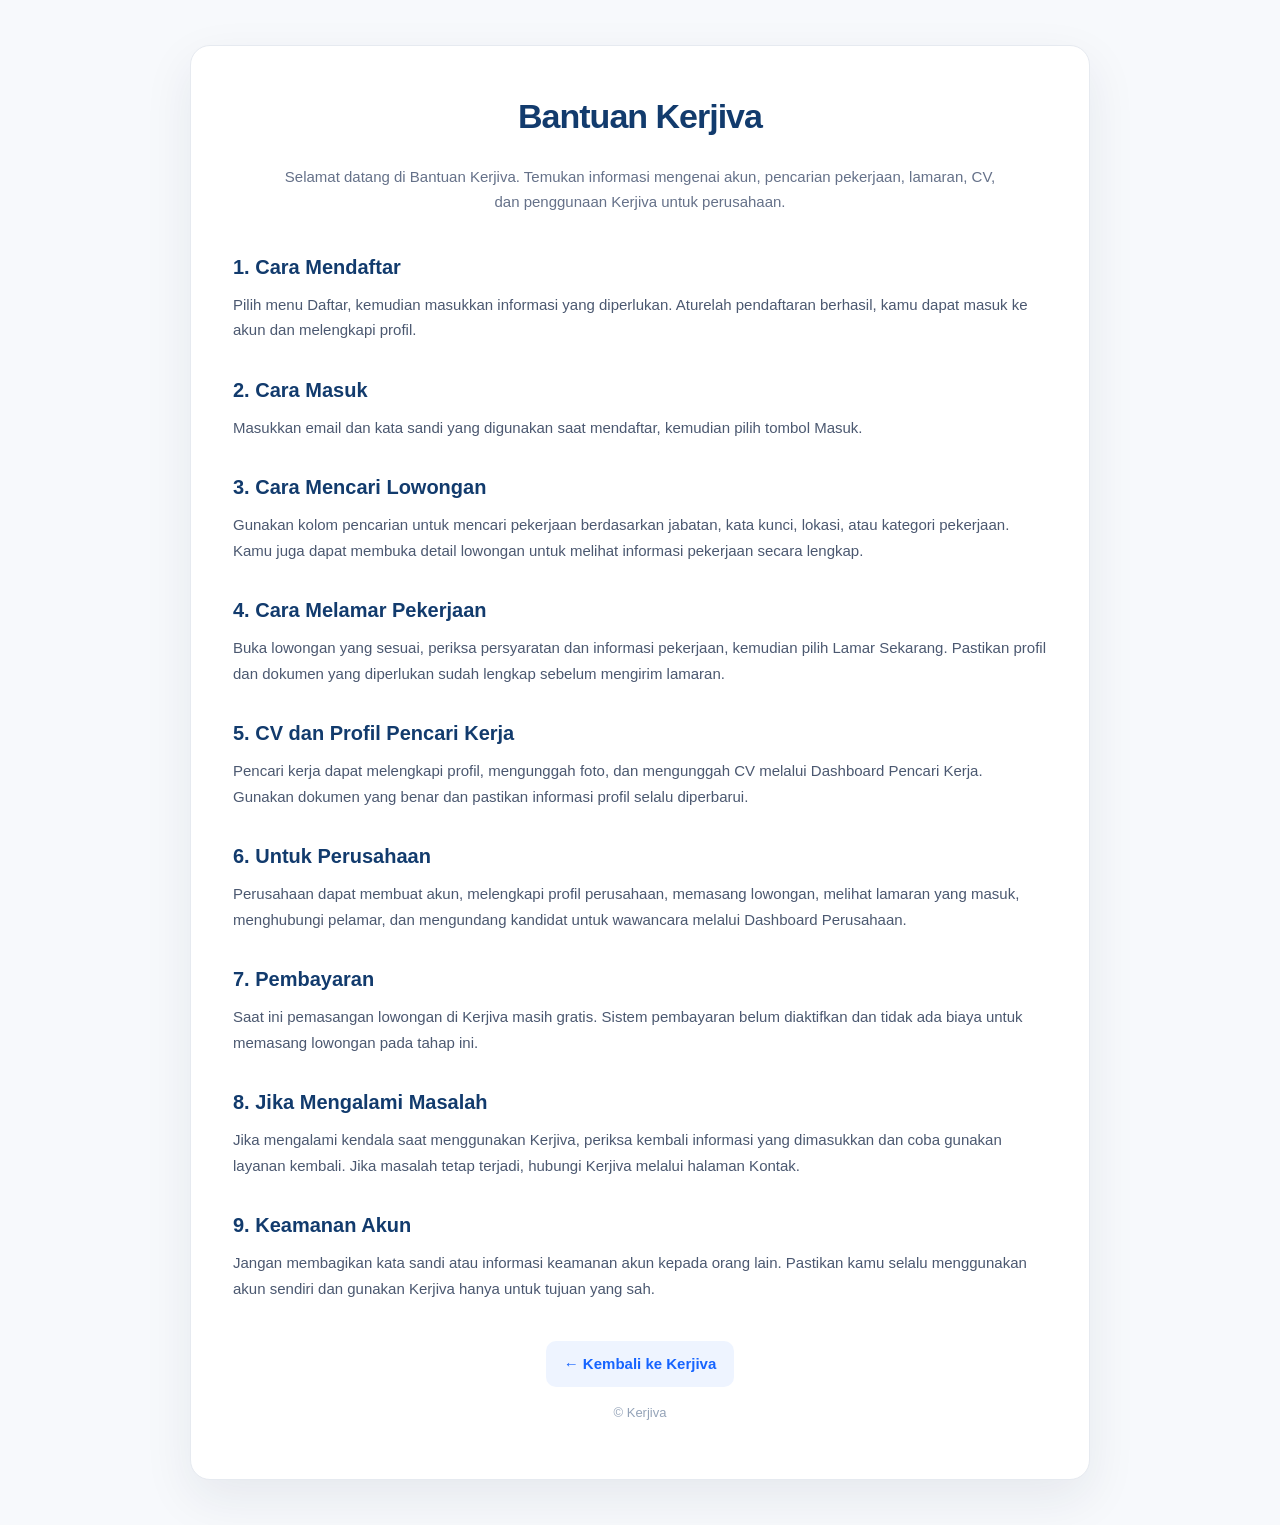
<file: bantuan.html>
<!DOCTYPE html>
<html lang="id">
<head>
  <meta charset="UTF-8">
  <meta name="viewport" content="width=device-width, initial-scale=1.0">
  <title>Bantuan - Kerjiva</title>

<style>
  * {
    box-sizing: border-box;
  }

  body {
    font-family: Inter, Arial, sans-serif;
    line-height: 1.7;
    margin: 0;
    padding: 0;
    background: #f7f9fc;
    color: #14213d;
  }

  .container {
    width: min(900px, 92%);
    margin: 45px auto;
    background: #ffffff;
    padding: 42px;
    border-radius: 20px;
    border: 1px solid #e6eaf0;
    box-shadow: 0 18px 50px rgba(20, 33, 61, 0.08);
  }

  h1 {
    color: #123b6d;
    text-align: center;
    font-size: 34px;
    letter-spacing: -1px;
    margin: 0 0 18px;
  }

  #helpIntro {
    max-width: 720px;
    margin: 0 auto 35px;
    text-align: center;
    color: #657189;
    font-size: 15px;
  }

  h2 {
    color: #123b6d;
    font-size: 20px;
    margin-top: 30px;
    margin-bottom: 8px;
  }

  p {
    color: #4b5870;
    font-size: 15px;
    margin-top: 0;
  }

  a {
    color: #1664ff;
    font-weight: 700;
  }

  #helpBackLink {
    display: inline-block;
    padding: 10px 18px;
    background: #eef4ff;
    border-radius: 10px;
    text-decoration: none;
  }

  #helpBackLink:hover {
    background: #e3edff;
  }

  #helpCopyright {
    color: #94a3b8;
    font-size: 13px;
  }

  @media (max-width: 560px) {
    .container {
      width: calc(100% - 24px);
      margin: 20px auto;
      padding: 25px 20px;
      border-radius: 16px;
    }

    h1 {
      font-size: 28px;
    }

    #helpIntro {
      font-size: 14px;
      margin-bottom: 28px;
    }

    h2 {
      font-size: 18px;
      margin-top: 26px;
    }

    p {
      font-size: 14px;
    }
  }
</style>
</head>

<body>

  <div class="container">

<h1 id="helpTitle">Bantuan Kerjiva</h1>

<p id="helpIntro">
  Selamat datang di Bantuan Kerjiva. Temukan informasi mengenai akun,
  pencarian pekerjaan, lamaran, CV, dan penggunaan Kerjiva untuk perusahaan.
</p>

<h2 id="help1Title">1. Cara Mendaftar</h2>

<p id="help1Text">
  Pilih menu Daftar, kemudian masukkan informasi yang diperlukan.
  Setelah pendaftaran berhasil, kamu dapat masuk ke akun dan melengkapi profil.
</p>

<h2 id="help2Title">2. Cara Login</h2>

<p id="help2Text">
  Masukkan email dan kata sandi yang digunakan saat mendaftar,
  kemudian pilih tombol Masuk.
</p>

<h2 id="help3Title">3. Cara Mencari Lowongan</h2>

<p id="help3Text">
  Gunakan kolom pencarian untuk mencari pekerjaan berdasarkan jabatan,
  kata kunci, lokasi, atau kategori pekerjaan. Kamu juga dapat membuka
  detail lowongan untuk melihat informasi pekerjaan secara lengkap.
</p>

<h2 id="help4Title">4. Cara Melamar Pekerjaan</h2>

<p id="help4Text">
  Buka lowongan yang sesuai, periksa persyaratan dan informasi pekerjaan,
  kemudian pilih Lamar Sekarang. Pastikan profil dan dokumen yang diperlukan
  sudah lengkap sebelum mengirim lamaran.
</p>

<h2 id="help5Title">5. CV dan Profil Pencari Kerja</h2>

<p id="help5Text">
  Pencari kerja dapat melengkapi profil, mengunggah foto, dan mengunggah CV
  melalui Dashboard Pencari Kerja. Gunakan dokumen yang benar dan pastikan
  informasi profil selalu diperbarui.
</p>

<h2 id="help6Title">6. Untuk Perusahaan</h2>

<p id="help6Text">
  Perusahaan dapat membuat akun, melengkapi profil perusahaan, memasang
  lowongan, melihat lamaran yang masuk, menghubungi pelamar, dan mengundang
  kandidat untuk wawancara melalui Dashboard Perusahaan.
</p>

<h2 id="help7Title">7. Pembayaran</h2>

<p id="help7Text">
  Saat ini pemasangan lowongan di Kerjiva masih gratis. Sistem pembayaran
  belum diaktifkan dan tidak ada biaya untuk memasang lowongan pada tahap ini.
</p>

<h2 id="help8Title">8. Jika Mengalami Masalah</h2>

<p id="help8Text">
  Jika mengalami kendala saat menggunakan Kerjiva, periksa kembali informasi
  yang dimasukkan dan coba gunakan layanan kembali. Jika masalah tetap terjadi,
  hubungi Kerjiva melalui halaman Kontak.
</p>

<h2 id="help9Title">9. Keamanan Akun</h2>

<p id="help9Text">
  Jangan membagikan kata sandi atau informasi keamanan akun kepada orang lain.
  Pastikan kamu selalu menggunakan akun sendiri dan gunakan Kerjiva hanya untuk
  tujuan yang sah.
</p>

<p style="margin-top:40px; text-align:center;">
  <a id="helpBackLink" href="index.html">← Kembali ke Kerjiva</a>
</p>

<p id="helpCopyright" style="text-align:center;">
 © Kerjiva
</p>

  </div>

  <script>

    function translateHelpPage() {

      const language = localStorage.getItem("siteLanguage") || "id";

     const translations = {

  id: {
    helpTitle: "Bantuan Kerjiva",

    helpIntro:
      "Selamat datang di Bantuan Kerjiva. Temukan informasi mengenai akun, pencarian pekerjaan, lamaran, CV, dan penggunaan Kerjiva untuk perusahaan.",

    help1Title: "1. Cara Mendaftar",
    help1Text:
      "Pilih menu Daftar, kemudian masukkan informasi yang diperlukan. Setelah pendaftaran berhasil, kamu dapat masuk ke akun dan melengkapi profil.",

    help2Title: "2. Cara Login",
    help2Text:
      "Masukkan email dan kata sandi yang digunakan saat mendaftar, kemudian pilih tombol Masuk.",

    help3Title: "3. Cara Mencari Lowongan",
    help3Text:
      "Gunakan kolom pencarian untuk mencari pekerjaan berdasarkan jabatan, kata kunci, lokasi, atau kategori pekerjaan. Kamu juga dapat membuka detail lowongan untuk melihat informasi pekerjaan secara lengkap.",

    help4Title: "4. Cara Melamar Pekerjaan",
    help4Text:
      "Buka lowongan yang sesuai, periksa persyaratan dan informasi pekerjaan, kemudian pilih Lamar Sekarang. Pastikan profil dan dokumen yang diperlukan sudah lengkap sebelum mengirim lamaran.",

    help5Title: "5. CV dan Profil Pencari Kerja",
    help5Text:
      "Pencari kerja dapat melengkapi profil, mengunggah foto, dan mengunggah CV melalui Dashboard Pencari Kerja. Gunakan dokumen yang benar dan pastikan informasi profil selalu diperbarui.",

    help6Title: "6. Untuk Perusahaan",
    help6Text:
      "Perusahaan dapat membuat akun, melengkapi profil perusahaan, memasang lowongan, melihat lamaran yang masuk, menghubungi pelamar, dan mengundang kandidat untuk wawancara melalui Dashboard Perusahaan.",

    help7Title: "7. Pembayaran",
    help7Text:
      "Saat ini pemasangan lowongan di Kerjiva masih gratis. Sistem pembayaran belum diaktifkan dan tidak ada biaya untuk memasang lowongan pada tahap ini.",

    help8Title: "8. Jika Mengalami Masalah",
    help8Text:
      "Jika mengalami kendala saat menggunakan Kerjiva, periksa kembali informasi yang dimasukkan dan coba gunakan layanan kembali. Jika masalah tetap terjadi, hubungi Kerjiva melalui halaman Kontak.",

    help9Title: "9. Keamanan Akun",
    help9Text:
      "Jangan membagikan kata sandi atau informasi keamanan akun kepada orang lain. Pastikan kamu selalu menggunakan akun sendiri dan gunakan Kerjiva hanya untuk tujuan yang sah.",

    helpBackLink: "← Kembali ke Kerjiva",
    helpCopyright: "© Kerjiva"
  },

  en: {
    helpTitle: "Kerjiva Help",

    helpIntro:
      "Welcome to Kerjiva Help. Find information about accounts, job searches, applications, CVs, and using Kerjiva as a company.",

    help1Title: "1. How to Register",
    help1Text:
      "Select the Sign Up menu and enter the required information. After registration is complete, you can log in and complete your profile.",

    help2Title: "2. How to Login",
    help2Text:
      "Enter the email address and password you used during registration, then select the Login button.",

    help3Title: "3. How to Search for Jobs",
    help3Text:
      "Use the search field to find jobs by position, keyword, location, or job category. You can also open a job listing to view complete job information.",

    help4Title: "4. How to Apply for a Job",
    help4Text:
      "Open a suitable job listing, review the requirements and job information, then select Apply Now. Make sure your profile and required documents are complete before submitting your application.",

    help5Title: "5. CV and Job Seeker Profile",
    help5Text:
      "Job seekers can complete their profile, upload a photo, and upload their CV through the Job Seeker Dashboard. Use the correct documents and keep your profile information up to date.",

    help6Title: "6. For Companies",
    help6Text:
      "Companies can create an account, complete their company profile, post jobs, view incoming applications, contact applicants, and invite candidates for interviews through the Company Dashboard.",

    help7Title: "7. Payment",
    help7Text:
      "Job posting on Kerjiva is currently free. The payment system has not been activated, and there is no fee for posting a job at this stage.",

    help8Title: "8. If You Experience a Problem",
    help8Text:
      "If you experience any issues while using Kerjiva, check the information you entered and try using the service again. If the problem persists, contact Kerjiva through the Contact page.",

    help9Title: "9. Account Security",
    help9Text:
      "Do not share your password or account security information with anyone else. Always use your own account and use Kerjiva only for legitimate purposes.",

    helpBackLink: "← Back to Kerjiva",
    helpCopyright: "© Kerjiva"
  }

};
      const text = translations[language] || translations.id;

      document.getElementById("helpTitle").textContent = text.helpTitle;
      document.getElementById("helpIntro").textContent = text.helpIntro;

      document.getElementById("help1Title").textContent = text.help1Title;
      document.getElementById("help1Text").textContent = text.help1Text;

      document.getElementById("help2Title").textContent = text.help2Title;
      document.getElementById("help2Text").textContent = text.help2Text;

      document.getElementById("help3Title").textContent = text.help3Title;
      document.getElementById("help3Text").textContent = text.help3Text;

      document.getElementById("help4Title").textContent = text.help4Title;
      document.getElementById("help4Text").textContent = text.help4Text;

      document.getElementById("help5Title").textContent = text.help5Title;
      document.getElementById("help5Text").textContent = text.help5Text;

      document.getElementById("help6Title").textContent = text.help6Title;
      document.getElementById("help6Text").textContent = text.help6Text;

      document.getElementById("help7Title").textContent = text.help7Title;
      document.getElementById("help7Text").textContent = text.help7Text;

      document.getElementById("help8Title").textContent = text.help8Title;
      document.getElementById("help8Text").textContent = text.help8Text;

      document.getElementById("help9Title").textContent = text.help9Title;
      document.getElementById("help9Text").textContent = text.help9Text;

      document.getElementById("helpBackLink").textContent = text.helpBackLink;
      document.getElementById("helpCopyright").textContent = text.helpCopyright;
    }

    document.addEventListener("DOMContentLoaded", translateHelpPage);

  </script>

  <script src="language.js"></script>

</body>
</html>
</file>
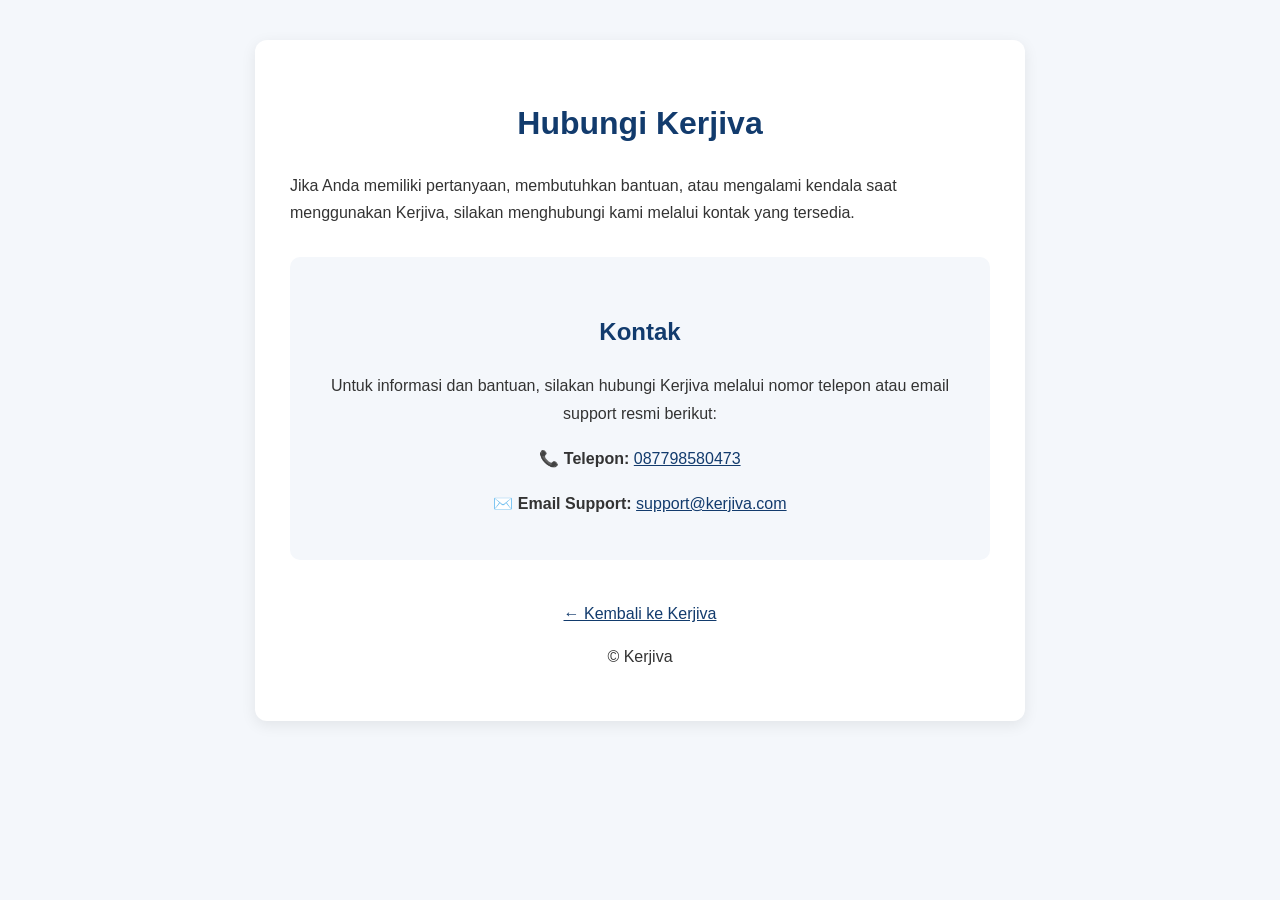
<file: kontak.html>
<!DOCTYPE html>

<html lang="id">
<head>
  <meta charset="UTF-8">
  <meta name="viewport" content="width=device-width, initial-scale=1.0">
  <title>Kontak - Kerjiva</title>
  <style>
    body {
      font-family: Arial, sans-serif;
      line-height: 1.7;
      margin: 0;
      padding: 0;
      background: #f4f7fb;
      color: #333;
    }

.container {
  max-width: 700px;
  margin: 40px auto;
  background: white;
  padding: 35px;
  border-radius: 12px;
  box-shadow: 0 4px 15px rgba(0,0,0,0.08);
}

h1 {
  color: #123b6d;
  text-align: center;
}

h2 {
  color: #123b6d;
  margin-top: 30px;
}

.contact-box {
  text-align: center;
  margin-top: 30px;
  padding: 25px;
  background: #f4f7fb;
  border-radius: 10px;
}

a {
  color: #123b6d;
}

.contact-item {
  margin: 18px 0;
}

  </style>
</head>

<body>

  <div class="container">

<h1 id="contactTitle">Hubungi Kerjiva</h1>

<p id="contactIntro">
  Jika Anda memiliki pertanyaan, membutuhkan bantuan, atau mengalami
  kendala saat menggunakan Kerjiva, silakan menghubungi kami
  melalui kontak yang tersedia.
</p>

<div class="contact-box">

  <h2 id="contactHeading">Kontak</h2>

  <p id="contactText1">
    Untuk informasi dan bantuan, silakan hubungi Kerjiva melalui
    nomor telepon atau email support resmi berikut:
  </p>

  <div class="contact-item">
    <p>
      <strong id="phoneLabel">📞 Telepon:</strong>
      <a href="tel:087798580473">087798580473</a>
    </p>
  </div>

  <div class="contact-item">
    <p>
      <strong id="emailLabel">✉️ Email Support:</strong>
      <a href="mailto:support@kerjiva.com">support@kerjiva.com</a>
    </p>
  </div>

</div>

<p style="margin-top:40px; text-align:center;">
  <a id="backLink" href="index.html">← Kembali ke Kerjiva</a>
</p>

<p id="copyright" style="text-align:center;">
  © Kerjiva
</p>

  </div>

  <script>
    function translateContactPage() {

      const language = localStorage.getItem("siteLanguage") || "id";

      const translations = {
        id: {
          contactTitle: "Hubungi Kerjiva",
          contactIntro:
            "Jika Anda memiliki pertanyaan, membutuhkan bantuan, atau mengalami kendala saat menggunakan Kerjiva, silakan menghubungi kami melalui kontak yang tersedia.",
          contactHeading: "Kontak",
          contactText1:
            "Untuk informasi dan bantuan, silakan hubungi Kerjiva melalui nomor telepon atau email support resmi berikut:",
          phoneLabel: "📞 Telepon:",
          emailLabel: "✉️ Email Support:",
          backLink: "← Kembali ke Kerjiva",
          copyright: "© Kerjiva"
        },

        en: {
          contactTitle: "Contact Kerjiva",
          contactIntro:
            "If you have any questions, need assistance, or experience any issues while using Kerjiva, please contact us through the available contact information.",
          contactHeading: "Contact",
          contactText1:
            "For information and assistance, please contact Kerjiva through the following official phone number or support email:",
          phoneLabel: "📞 Phone:",
          emailLabel: "✉️ Support Email:",
          backLink: "← Back to Kerjiva",
          copyright: "© Kerjiva"
        }
      };

      const text = translations[language] || translations.id;

      document.getElementById("contactTitle").textContent = text.contactTitle;
      document.getElementById("contactIntro").textContent = text.contactIntro;
      document.getElementById("contactHeading").textContent = text.contactHeading;
      document.getElementById("contactText1").textContent = text.contactText1;
      document.getElementById("phoneLabel").textContent = text.phoneLabel;
      document.getElementById("emailLabel").textContent = text.emailLabel;
      document.getElementById("backLink").textContent = text.backLink;
      document.getElementById("copyright").textContent = text.copyright;
    }

    document.addEventListener("DOMContentLoaded", translateContactPage);
  </script>

</body>
</html>
</file>
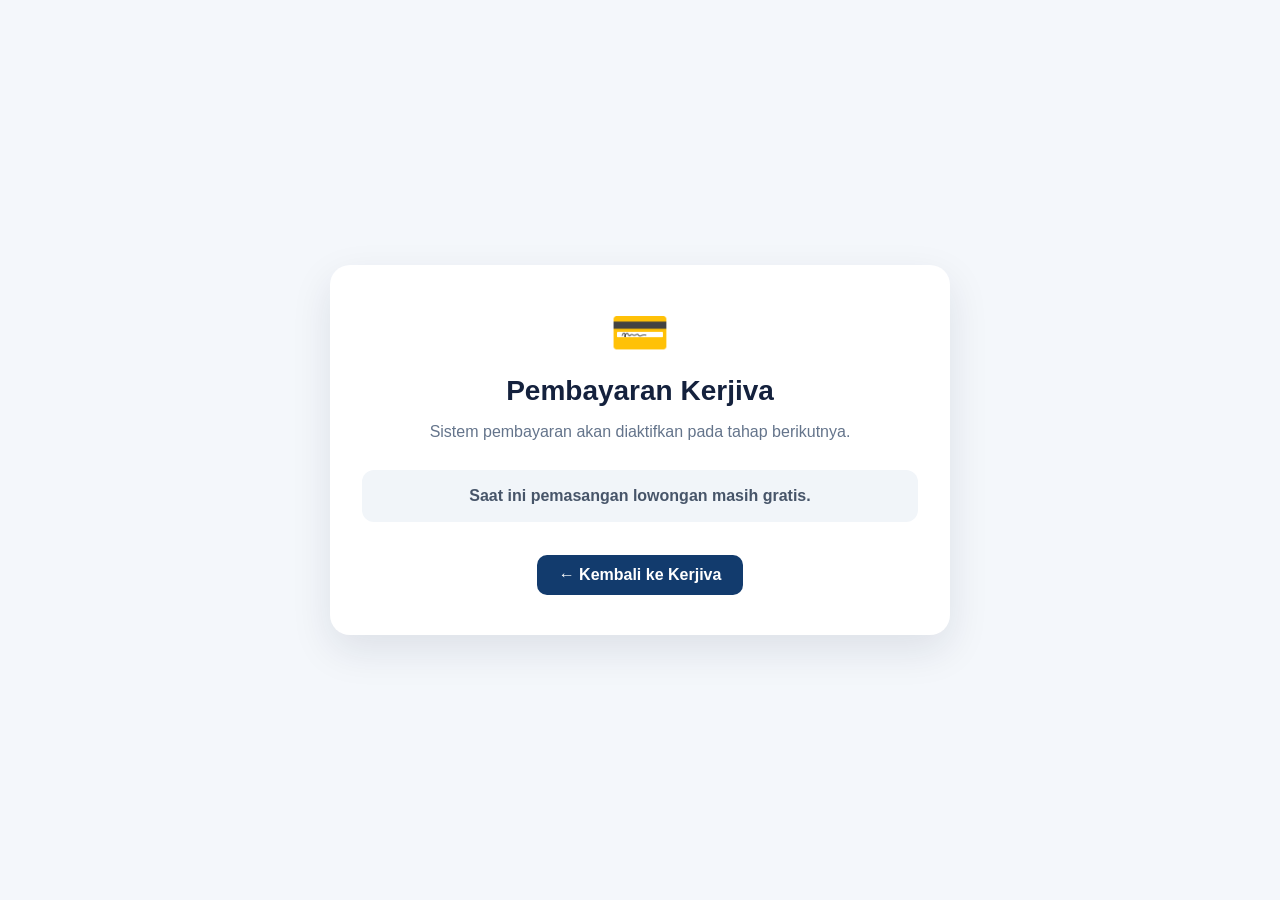
<file: pembayaran.html>
<!DOCTYPE html>
<html lang="id">
<head>
  <meta charset="UTF-8">
  <meta name="viewport" content="width=device-width, initial-scale=1.0">

  <title>Kerjiva — Pembayaran</title>

  <style>
    * {
      box-sizing: border-box;
    }

    body {
      margin: 0;
      font-family: Arial, sans-serif;
      background: #f4f7fb;
      color: #14213d;
    }

    .page {
      min-height: 100vh;
      display: flex;
      align-items: center;
      justify-content: center;
      padding: 24px;
    }

    .payment-card {
      width: 100%;
      max-width: 620px;
      background: #fff;
      border-radius: 20px;
      padding: 40px 32px;
      text-align: center;
      box-shadow: 0 15px 40px rgba(20, 33, 61, 0.10);
    }

    .payment-icon {
      font-size: 48px;
      margin-bottom: 14px;
    }

    h1 {
      margin: 0 0 12px;
      font-size: 28px;
    }

    .description {
      margin: 0 auto;
      max-width: 500px;
      color: #64748b;
      line-height: 1.6;
    }

    .status {
      margin: 25px 0;
      padding: 17px;
      border-radius: 12px;
      background: #f1f5f9;
      color: #475569;
      font-weight: 600;
    }

    .back-button {
      display: inline-block;
      margin-top: 8px;
      padding: 11px 22px;
      border-radius: 10px;
      background: #123b6d;
      color: #fff;
      text-decoration: none;
      font-weight: 600;
    }

    .back-button:hover {
      opacity: .9;
    }

    @media (max-width: 560px) {
      .payment-card {
        padding: 30px 20px;
      }

      h1 {
        font-size: 24px;
      }
    }
  </style>
</head>

<body>

  <main class="page">
    <section class="payment-card">

   <div class="payment-icon">💳</div>

<h1>Pembayaran Kerjiva</h1>

<p class="description">
  Sistem pembayaran akan diaktifkan pada tahap berikutnya.
</p>

<div class="status">
  Saat ini pemasangan lowongan masih gratis.
</div>

<a href="index.html" class="back-button">
  ← Kembali ke Kerjiva
</a>

    </section>
  </main>
<script src="language.js"></script>
</body>
</html>
</file>
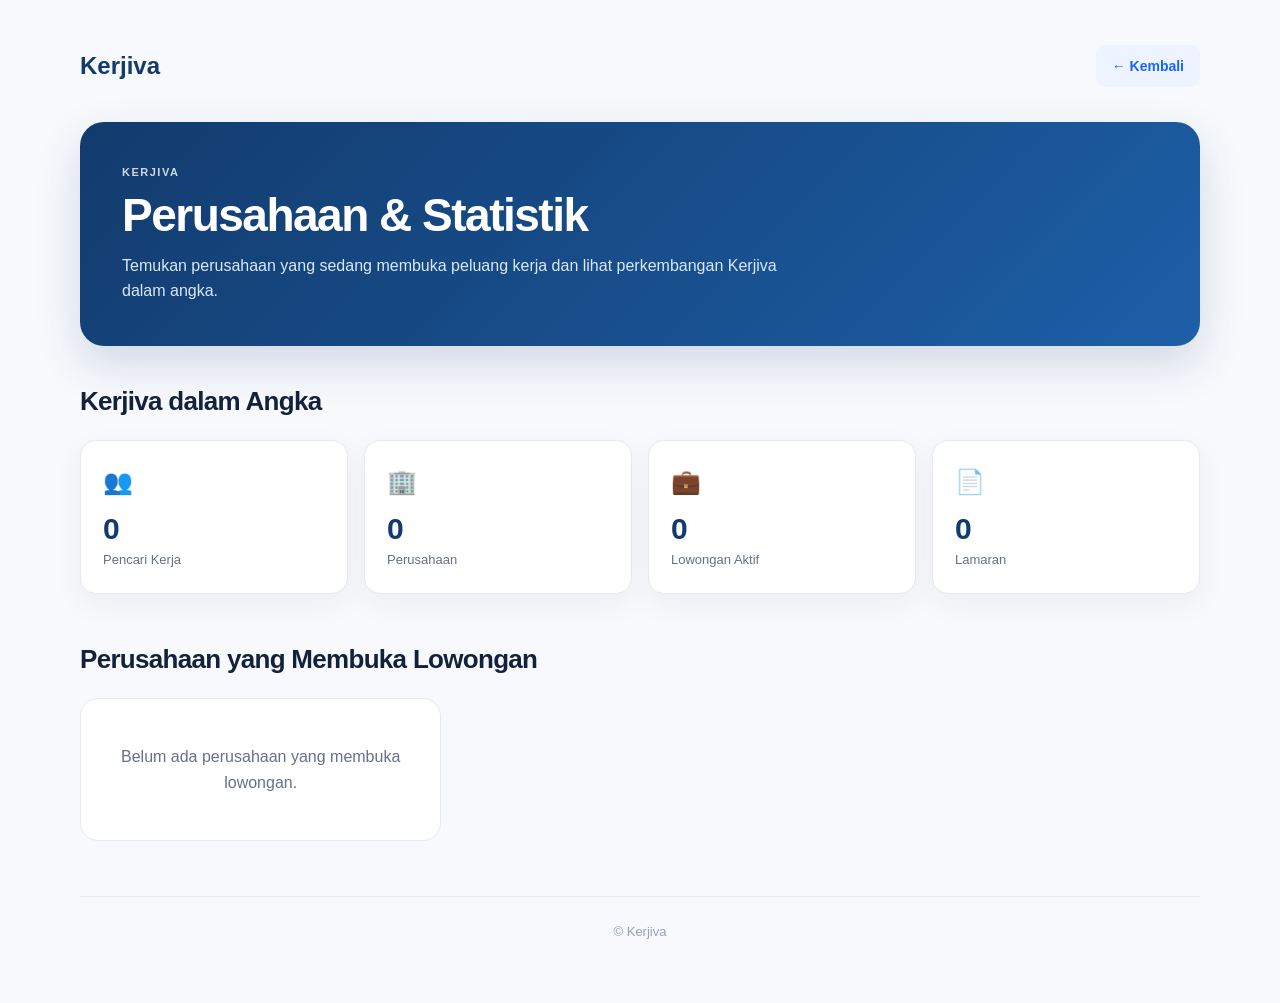
<file: perusahaan.html>
<!DOCTYPE html>

<html lang="id">
<head>
  <meta charset="UTF-8">
  <meta name="viewport" content="width=device-width, initial-scale=1.0">

  <meta name="description" content="Perusahaan dan statistik Kerjiva.">
  <title>Perusahaan & Statistik - Kerjiva</title>

  <style>
    * {
      box-sizing: border-box;
    }

    body {
      margin: 0;
      font-family: Inter, Arial, sans-serif;
      background: #f7f9fc;
      color: #14213d;
      line-height: 1.6;
    }

    a {
      text-decoration: none;
      color: inherit;
    }

    .page {
      width: min(1120px, 92%);
      margin: 0 auto;
      padding: 45px 0 60px;
    }

    .topbar {
      display: flex;
      align-items: center;
      justify-content: space-between;
      gap: 20px;
      margin-bottom: 35px;
    }

    .brand {
      font-size: 24px;
      font-weight: 850;
      color: #123b6d;
    }

    .back-link {
      display: inline-block;
      padding: 10px 16px;
      border-radius: 10px;
      background: #eef4ff;
      color: #1664ff;
      font-size: 14px;
      font-weight: 750;
    }

    .back-link:hover {
      background: #e3edff;
    }

    .hero {
      background: linear-gradient(135deg, #123b6d, #1d5fa7);
      color: white;
      border-radius: 24px;
      padding: 42px;
      margin-bottom: 35px;
      box-shadow: 0 18px 45px rgba(18, 59, 109, 0.16);
    }

    .eyebrow {
      margin: 0 0 8px;
      font-size: 11px;
      font-weight: 850;
      letter-spacing: 1.5px;
      opacity: .8;
    }

    .hero h1 {
      margin: 0 0 12px;
      font-size: clamp(30px, 5vw, 46px);
      line-height: 1.1;
      letter-spacing: -1.5px;
    }

    .hero p:last-child {
      max-width: 680px;
      margin: 0;
      color: #dbe8f8;
      font-size: 16px;
    }

    .section-title {
      margin: 0 0 18px;
      font-size: 26px;
      letter-spacing: -.7px;
    }

    .stats {
      display: grid;
      grid-template-columns: repeat(4, 1fr);
      gap: 16px;
      margin-bottom: 45px;
    }

    .stat-card {
      background: white;
      border: 1px solid #e6eaf0;
      border-radius: 16px;
      padding: 22px;
      box-shadow: 0 10px 30px rgba(20, 33, 61, 0.05);
    }

    .stat-icon {
      font-size: 24px;
      margin-bottom: 10px;
    }

    .stat-number {
      display: block;
      font-size: 30px;
      font-weight: 850;
      color: #123b6d;
      line-height: 1.1;
    }

    .stat-label {
      display: block;
      margin-top: 5px;
      color: #657189;
      font-size: 13px;
    }

    .companies {
      display: grid;
      grid-template-columns: repeat(3, 1fr);
      gap: 18px;
    }

    .company-card {
      background: white;
      border: 1px solid #e6eaf0;
      border-radius: 18px;
      padding: 22px;
      box-shadow: 0 10px 30px rgba(20, 33, 61, 0.05);
      transition: .2s ease;
    }

    .company-card:hover {
      transform: translateY(-3px);
      box-shadow: 0 18px 40px rgba(20, 33, 61, 0.09);
    }

    .company-logo {
      width: 48px;
      height: 48px;
      display: grid;
      place-items: center;
      border-radius: 13px;
      background: #edf2ff;
      color: #1664ff;
      font-weight: 850;
      font-size: 18px;
      margin-bottom: 15px;
    }

    .company-card h3 {
      margin: 0 0 5px;
      font-size: 18px;
    }

    .company-location {
      color: #657189;
      font-size: 13px;
      margin-bottom: 15px;
    }

    .company-jobs {
      display: inline-block;
      padding: 6px 10px;
      border-radius: 999px;
      background: #eef4ff;
      color: #1664ff;
      font-size: 12px;
      font-weight: 800;
    }

    .empty {
      background: white;
      border: 1px solid #e6eaf0;
      border-radius: 18px;
      padding: 45px 20px;
      text-align: center;
      color: #657189;
    }

    .footer {
      margin-top: 55px;
      padding-top: 25px;
      border-top: 1px solid #e6eaf0;
      text-align: center;
      color: #94a3b8;
      font-size: 13px;
    }

    @media (max-width: 850px) {
      .stats {
        grid-template-columns: repeat(2, 1fr);
      }

      .companies {
        grid-template-columns: repeat(2, 1fr);
      }
    }

    @media (max-width: 560px) {
      .page {
        width: calc(100% - 24px);
        padding-top: 20px;
      }

      .topbar {
        margin-bottom: 22px;
      }

      .brand {
        font-size: 21px;
      }

      .hero {
        padding: 28px 22px;
        border-radius: 18px;
      }

      .hero h1 {
        font-size: 30px;
      }

      .stats {
        grid-template-columns: 1fr 1fr;
        gap: 10px;
      }

      .stat-card {
        padding: 17px;
      }

      .stat-number {
        font-size: 25px;
      }

      .companies {
        grid-template-columns: 1fr;
      }
    }
  </style>
  <script>
  const SUPABASE_URL = "https://ksqrimmecpriyepsuclc.supabase.co/rest/v1/";
  const SUPABASE_KEY = "sb_publishable_xvPQL9oniSRwZoqmSc5W4A_NS9ldWIL";

  const supabaseHeaders = {
    apikey: SUPABASE_KEY,
    Authorization: `Bearer ${SUPABASE_KEY}`,
    "Content-Type": "application/json"
  };
</script>
</head>

<body>

  <main class="page">


<div class="topbar">
  <div class="brand">Kerjiva</div>
 <a class="back-link" id="companyBackLink" href="index.html">← Kembali</a>
</div>

<section class="hero">
  <p class="eyebrow">KERJIVA</p>
<h1 id="companyPageTitle">Perusahaan & Statistik</h1>
<p id="companyPageIntro">
  Temukan perusahaan yang sedang membuka peluang kerja
  dan lihat perkembangan Kerjiva dalam angka.
</p>
</section>

<section>
<h2 class="section-title" id="statsTitle">Kerjiva dalam Angka</h2>

  <div class="stats">

    <div class="stat-card">
      <div class="stat-icon">👥</div>
      <span class="stat-number">0</span>
      <span class="stat-label" id="statJobseekers">Pencari Kerja</span>
    </div>

    <div class="stat-card">
      <div class="stat-icon">🏢</div>
      <span class="stat-number">0</span>
      <span class="stat-label" id="statCompanies">Perusahaan</span>
    </div>

    <div class="stat-card">
      <div class="stat-icon">💼</div>
      <span class="stat-number">0</span>
      <span class="stat-label" id="statJobs">Lowongan Aktif</span>
    </div>

    <div class="stat-card">
      <div class="stat-icon">📄</div>
      <span class="stat-number">0</span>
      <span class="stat-label" id="statApplications">Lamaran</span>
    </div>

  </div>
</section>

<section>
 <h2 class="section-title" id="companiesTitle">Perusahaan yang Membuka Lowongan</h2>

  <div class="companies">

    <div class="empty">
      Belum ada perusahaan yang membuka lowongan.
    </div>

  </div>
</section>

<footer class="footer">
  © Kerjiva
</footer>

  </main>

  <script>
  const companyPageTranslations = {
  id: {
    back: "← Kembali",
    title: "Perusahaan & Statistik",
    intro: "Temukan perusahaan yang sedang membuka peluang kerja dan lihat perkembangan Kerjiva dalam angka.",
    stats: "Kerjiva dalam Angka",
    companies: "Perusahaan yang Membuka Lowongan",
    empty: "Belum ada perusahaan yang membuka lowongan.",
    activeJobs: "Lowongan Aktif",
    locationUnavailable: "Lokasi tidak tersedia",
    jobseekers: "Pencari Kerja",
    companiesLabel: "Perusahaan",
    activeJobsLabel: "Lowongan Aktif",
    applications: "Lamaran"
  },

  en: {
    back: "← Back",
    title: "Companies & Statistics",
    intro: "Discover companies currently offering job opportunities and see Kerjiva's growth in numbers.",
    stats: "Kerjiva in Numbers",
    companies: "Companies Hiring",
    empty: "No companies are currently hiring.",
    activeJobs: "Active Jobs",
    locationUnavailable: "Location unavailable",
    jobseekers: "Job Seekers",
    companiesLabel: "Companies",
    activeJobsLabel: "Active Jobs",
    applications: "Applications"
  }
};
function translateCompanyPage() {
  const language = localStorage.getItem("siteLanguage") || "id";
  const t = companyPageTranslations[language] || companyPageTranslations.id;

  document.getElementById("companyBackLink").textContent = t.back;
  document.getElementById("companyPageTitle").textContent = t.title;
  document.getElementById("companyPageIntro").textContent = t.intro;
  document.getElementById("statsTitle").textContent = t.stats;
  document.getElementById("companiesTitle").textContent = t.companies;
  document.getElementById("statJobseekers").textContent = t.jobseekers;
  document.getElementById("statCompanies").textContent = t.companiesLabel;
  document.getElementById("statJobs").textContent = t.activeJobsLabel;
  document.getElementById("statApplications").textContent = t.applications;
}

async function loadCompanyStats() {
  try {
    const language = localStorage.getItem("siteLanguage") || "id";
    const t =
      companyPageTranslations[language] ||
      companyPageTranslations.id;

  const [
  statsRes,
  jobsRes
] = await Promise.all([

  fetch(
    `${SUPABASE_URL}rpc/get_public_stats`,
    {
      method: "POST",
      headers: {
        ...supabaseHeaders,
        "Content-Type": "application/json"
      },
      body: JSON.stringify({})
    }
  ),

  fetch(
    `${SUPABASE_URL}jobs?status=eq.published&select=id,company_name,city,user_id`,
    {
      headers: supabaseHeaders
    }
  )

]);
  
  if (!statsRes.ok || !jobsRes.ok) {
  throw new Error(
    "Gagal mengambil data statistik dari Supabase."
  );
}

const publicStats = await statsRes.json();

const jobs = await jobsRes.json();

const jobseekersCount =
  Number(publicStats.jobseekers) || 0;

const applicationsCount =
  Number(publicStats.applications) || 0;

    // ==========================================
    // STATISTIK REALTIME
    // ==========================================

    const statNumbers =
      document.querySelectorAll(".stat-number");

    // Pencari Kerja
    if (statNumbers[0]) {
       statNumbers[0].textContent =
       jobseekersCount;
    }

    // Perusahaan yang benar-benar memiliki
    // lowongan aktif/published
    const companyIds = new Set();

    jobs.forEach(job => {
      if (job.user_id) {
        companyIds.add(String(job.user_id));
      }
    });

    if (statNumbers[1]) {
      statNumbers[1].textContent =
        companyIds.size;
    }

    // Lowongan Aktif
    // Tetap menggunakan jumlah jobs published
    if (statNumbers[2]) {
      statNumbers[2].textContent =
        jobs.length;
    }

    // Total Lamaran
    if (statNumbers[3]) {
      statNumbers[3].textContent =
      applicationsCount;
    }

    // ==========================================
    // DAFTAR PERUSAHAAN YANG MEMBUKA LOWONGAN
    // ==========================================

    const companyMap = {};

    jobs.forEach(job => {
      const name =
        (job.company_name || "").trim();

      // Jangan tampilkan perusahaan generik
      // jika nama perusahaan kosong
      if (!name) {
        return;
      }

      const companyKey =
        job.user_id
          ? String(job.user_id)
          : name.toLowerCase();

      if (!companyMap[companyKey]) {
        companyMap[companyKey] = {
          name: name,
          city: job.city || "",
          jobs: 0
        };
      }

      companyMap[companyKey].jobs++;
    });

    const companyList =
      Object.values(companyMap);

    const companiesContainer =
      document.querySelector(".companies");

    if (!companiesContainer) {
      return;
    }

    if (companyList.length === 0) {
      companiesContainer.innerHTML = `
        <div class="empty">
          ${t.empty}
        </div>
      `;
      return;
    }

    companiesContainer.innerHTML =
      companyList.map(company => {

        const initials =
          company.name
            .split(/\s+/)
            .filter(Boolean)
            .slice(0, 2)
            .map(word => word[0])
            .join("")
            .toUpperCase();

        return `
          <div class="company-card">

            <div class="company-logo">
              ${initials}
            </div>

            <h3>
              ${company.name}
            </h3>

            <div class="company-location">
              ${
                company.city
                  ? "📍 " + company.city
                  : "📍 " + t.locationUnavailable
              }
            </div>

            <span class="company-jobs">
              ${company.jobs} ${t.activeJobs}
            </span>

          </div>
        `;
      }).join("");

  } catch (error) {
    console.error(
      "Gagal memuat statistik perusahaan:",
      error
    );
  }
}

translateCompanyPage();
document.addEventListener("DOMContentLoaded", loadCompanyStats);
</script>
</body>
</html>
</file>
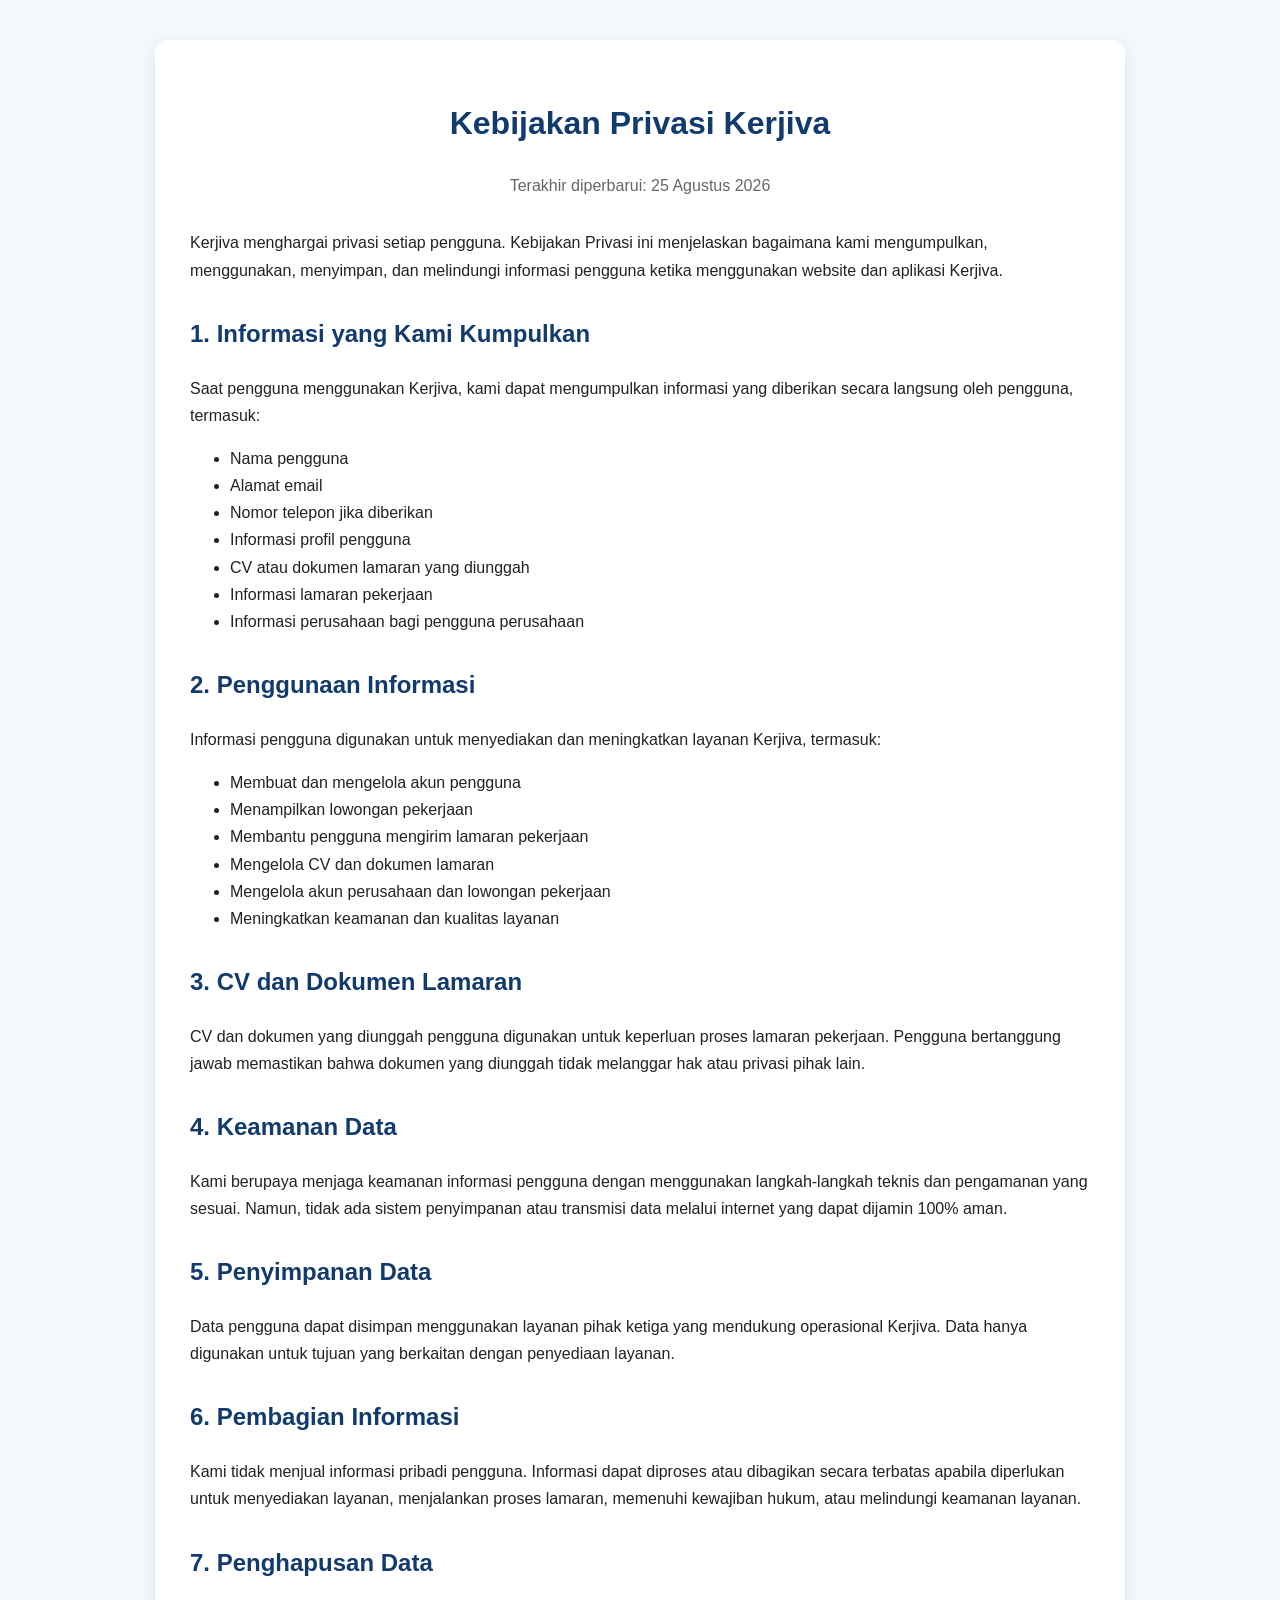
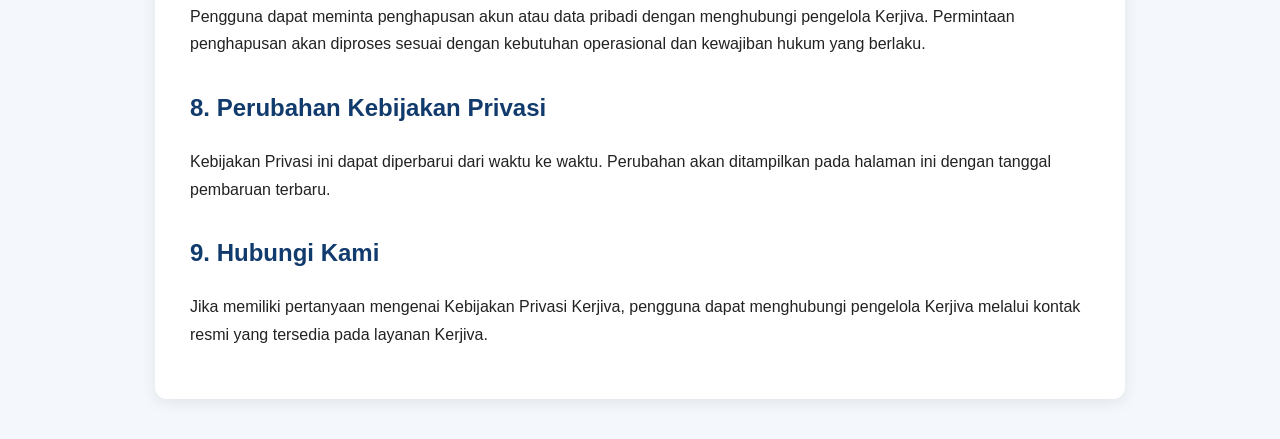
<file: privacy.html>
<!DOCTYPE html>
<html lang="id">
<head>
  <meta charset="UTF-8">
  <meta name="viewport" content="width=device-width, initial-scale=1.0">

<title>Kebijakan Privasi - Kerjiva</title>

  <style>
    body {
      font-family: Arial, sans-serif;
      line-height: 1.7;
      margin: 0;
      padding: 0;
      background: #f4f7fb;
      color: #222;
    }

    .container {
      max-width: 900px;
      margin: 40px auto;
      background: white;
      padding: 35px;
      border-radius: 12px;
      box-shadow: 0 4px 15px rgba(0,0,0,0.08);
    }

    h1 {
      color: #123b6d;
      text-align: center;
    }

    h2 {
      color: #123b6d;
      margin-top: 30px;
    }

    p, li {
      font-size: 16px;
    }

    .date {
      text-align: center;
      color: #666;
      margin-bottom: 30px;
    }

    a {
      color: #123b6d;
    }
  </style>
</head>

<body>

<div class="container">

 <h1 id="privacyTitle">Kebijakan Privasi Kerjiva</h1>

  <p class="date" id="privacyDate">
    Terakhir diperbarui: 25 Agustus 2026
  </p>

 <p id="privacyIntro">
  Kerjiva menghargai privasi setiap pengguna. Kebijakan Privasi ini
  menjelaskan bagaimana kami mengumpulkan, menggunakan, menyimpan, dan
  melindungi informasi pengguna ketika menggunakan website dan aplikasi
  Kerjiva.
 </p>

  <h2 id="privacy1Title">1. Informasi yang Kami Kumpulkan</h2>
  <p id="privacy1Text">
  Saat pengguna menggunakan Kerjiva, kami dapat mengumpulkan informasi
  yang diberikan secara langsung oleh pengguna, termasuk:
 </p>

  <ul>
    <li id="privacy1Item1">Nama pengguna</li>
    <li id="privacy1Item2">Alamat email</li>
    <li id="privacy1Item3">Nomor telepon jika diberikan</li>
    <li id="privacy1Item4">Informasi profil pengguna</li>
    <li id="privacy1Item5">CV atau dokumen lamaran yang diunggah</li>
    <li id="privacy1Item6">Informasi lamaran pekerjaan</li>
    <li id="privacy1Item7">Informasi perusahaan bagi pengguna perusahaan</li>
  </ul>

  <h2 id="privacy2Title">2. Penggunaan Informasi</h2>

   <p id="privacy2Text">
    Informasi pengguna digunakan untuk menyediakan dan meningkatkan layanan
    Kerjiva, termasuk:
   </p>

  <ul>
    <li id="privacy2Item1">Membuat dan mengelola akun pengguna</li>
    <li id="privacy2Item2">Menampilkan lowongan pekerjaan</li>
    <li id="privacy2Item3">Membantu pengguna mengirim lamaran pekerjaan</li>
    <li id="privacy2Item4">Mengelola CV dan dokumen lamaran</li>
    <li id="privacy2Item5">Mengelola akun perusahaan dan lowongan pekerjaan</li>
    <li id="privacy2Item6">Meningkatkan keamanan dan kualitas layanan</li>
  </ul>

  <h2 id="privacy3Title">3. CV dan Dokumen Lamaran</h2>

  <p id="privacy3Text">
    CV dan dokumen yang diunggah pengguna digunakan untuk keperluan proses
    lamaran pekerjaan. Pengguna bertanggung jawab memastikan bahwa dokumen
    yang diunggah tidak melanggar hak atau privasi pihak lain.
  </p>

  <h2 id="privacy4Title">4. Keamanan Data</h2>

  <p id="privacy4Text">
    Kami berupaya menjaga keamanan informasi pengguna dengan menggunakan
    langkah-langkah teknis dan pengamanan yang sesuai. Namun, tidak ada
    sistem penyimpanan atau transmisi data melalui internet yang dapat
    dijamin 100% aman.
  </p>

  <h2 id="privacy5Title">5. Penyimpanan Data</h2>

 <p id="privacy5Text">
  Data pengguna dapat disimpan menggunakan layanan pihak ketiga yang
  mendukung operasional Kerjiva. Data hanya digunakan untuk tujuan
  yang berkaitan dengan penyediaan layanan.
 </p>

  <h2 id="privacy6Title">6. Pembagian Informasi</h2>

  <p id="privacy6Text">
    Kami tidak menjual informasi pribadi pengguna. Informasi dapat diproses
    atau dibagikan secara terbatas apabila diperlukan untuk menyediakan
    layanan, menjalankan proses lamaran, memenuhi kewajiban hukum, atau
    melindungi keamanan layanan.
  </p>

  <h2 id="privacy7Title">7. Penghapusan Data</h2>

  <p id="privacy7Text">
  Pengguna dapat meminta penghapusan akun atau data pribadi dengan
  menghubungi pengelola Kerjiva. Permintaan penghapusan akan
  diproses sesuai dengan kebutuhan operasional dan kewajiban hukum yang
  berlaku.
  </p>

  <h2 id="privacy8Title">8. Perubahan Kebijakan Privasi</h2>

  <p id="privacy8Text">
    Kebijakan Privasi ini dapat diperbarui dari waktu ke waktu. Perubahan
    akan ditampilkan pada halaman ini dengan tanggal pembaruan terbaru.
  </p>

  <h2 id="privacy9Title">9. Hubungi Kami</h2>

  <p id="privacy9Text">
  Jika memiliki pertanyaan mengenai Kebijakan Privasi Kerjiva,
  pengguna dapat menghubungi pengelola Kerjiva melalui kontak resmi
  yang tersedia pada layanan Kerjiva.
  </p>

</div>

<script src="language.js"></script>

<script>
  function translatePrivacyPage() {

    const language = localStorage.getItem("siteLanguage") || "id";

    const translations = {

    id: {
         title: "Kebijakan Privasi - Kerjiva",
         privacyTitle: "Kebijakan Privasi Kerjiva",
        privacyDate: "Terakhir diperbarui: 25 Agustus 2026",

        privacyIntro:
         "Kerjiva menghargai privasi setiap pengguna. Kebijakan Privasi ini menjelaskan bagaimana kami mengumpulkan, menggunakan, menyimpan, dan melindungi informasi pengguna ketika menggunakan website dan aplikasi Kerjiva.",
        privacy1Title: "1. Informasi yang Kami Kumpulkan",
        privacy1Text:
         "Saat pengguna menggunakan Kerjiva, kami dapat mengumpulkan informasi yang diberikan secara langsung oleh pengguna, termasuk:",
        privacy1Item1: "Nama pengguna",
        privacy1Item2: "Alamat email",
        privacy1Item3: "Nomor telepon jika diberikan",
        privacy1Item4: "Informasi profil pengguna",
        privacy1Item5: "CV atau dokumen lamaran yang diunggah",
        privacy1Item6: "Informasi lamaran pekerjaan",
        privacy1Item7: "Informasi perusahaan bagi pengguna perusahaan",

        privacy2Title: "2. Penggunaan Informasi",
        privacy2Text:
        "Informasi pengguna digunakan untuk menyediakan dan meningkatkan layanan Kerjiva, termasuk:",

        privacy2Item1: "Membuat dan mengelola akun pengguna",
        privacy2Item2: "Menampilkan lowongan pekerjaan",
        privacy2Item3: "Membantu pengguna mengirim lamaran pekerjaan",
        privacy2Item4: "Mengelola CV dan dokumen lamaran",
        privacy2Item5: "Mengelola akun perusahaan dan lowongan pekerjaan",
        privacy2Item6: "Meningkatkan keamanan dan kualitas layanan",

        privacy3Title: "3. CV dan Dokumen Lamaran",
        privacy3Text:
          "CV dan dokumen yang diunggah pengguna digunakan untuk keperluan proses lamaran pekerjaan. Pengguna bertanggung jawab memastikan bahwa dokumen yang diunggah tidak melanggar hak atau privasi pihak lain.",

        privacy4Title: "4. Keamanan Data",
        privacy4Text:
          "Kami berupaya menjaga keamanan informasi pengguna dengan menggunakan langkah-langkah teknis dan pengamanan yang sesuai. Namun, tidak ada sistem penyimpanan atau transmisi data melalui internet yang dapat dijamin 100% aman.",

        privacy5Title: "5. Penyimpanan Data",
        privacy5Text:
          "Data pengguna dapat disimpan menggunakan layanan pihak ketiga yang mendukung operasional Kerjiva. Data hanya digunakan untuk tujuan yang berkaitan dengan penyediaan layanan.",
        privacy6Title: "6. Pembagian Informasi",
        privacy6Text:
          "Kami tidak menjual informasi pribadi pengguna. Informasi dapat diproses atau dibagikan secara terbatas apabila diperlukan untuk menyediakan layanan, menjalankan proses lamaran, memenuhi kewajiban hukum, atau melindungi keamanan layanan.",

        privacy7Title: "7. Penghapusan Data",
        privacy7Text:
           "Pengguna dapat meminta penghapusan akun atau data pribadi dengan menghubungi pengelola Kerjiva. Permintaan penghapusan akan diproses sesuai dengan kebutuhan operasional dan kewajiban hukum yang berlaku.",
        privacy8Title: "8. Perubahan Kebijakan Privasi",
        privacy8Text:
          "Kebijakan Privasi ini dapat diperbarui dari waktu ke waktu. Perubahan akan ditampilkan pada halaman ini dengan tanggal pembaruan terbaru.",

        privacy9Title: "9. Hubungi Kami",
        privacy9Text:
           "Jika memiliki pertanyaan mengenai Kebijakan Privasi Kerjiva, pengguna dapat menghubungi pengelola Kerjiva melalui kontak resmi yang tersedia pada layanan Kerjiva."
         },
         en: {
         title: "Privacy Policy - Kerjiva",
        privacyTitle: "Kerjiva Privacy Policy",
        privacyDate: "Last updated: August 25, 2026",

        privacyIntro:
         "Kerjiva respects the privacy of every user. This Privacy Policy explains how we collect, use, store, and protect user information when using the Kerjiva website and application.",
        privacy1Title: "1. Information We Collect",
        privacy1Text:
         "When users use Kerjiva, we may collect information provided directly by users, including:",
        privacy1Item1: "User name",
        privacy1Item2: "Email address",
        privacy1Item3: "Phone number if provided",
        privacy1Item4: "User profile information",
        privacy1Item5: "Uploaded CVs or application documents",
        privacy1Item6: "Job application information",
        privacy1Item7: "Company information for company users",

        privacy2Title: "2. Use of Information",
        privacy2Text:
          "User information is used to provide and improve Kerjiva services, including:",
        privacy2Item1: "Creating and managing user accounts",
        privacy2Item2: "Displaying job vacancies",
        privacy2Item3: "Helping users submit job applications",
        privacy2Item4: "Managing CVs and application documents",
        privacy2Item5: "Managing company accounts and job vacancies",
        privacy2Item6: "Improving service security and quality",

        privacy3Title: "3. CVs and Application Documents",
        privacy3Text:
          "CVs and documents uploaded by users are used for the job application process. Users are responsible for ensuring that uploaded documents do not violate the rights or privacy of other parties.",

        privacy4Title: "4. Data Security",
        privacy4Text:
          "We strive to protect user information by using appropriate technical and security measures. However, no data storage or transmission system over the internet can be guaranteed to be 100% secure.",

        privacy5Title: "5. Data Storage",
        privacy5Text:
          "User data may be stored using third-party services that support the operation of Kerjiva. Data is only used for purposes related to providing the service.",
        privacy6Title: "6. Information Sharing",
        privacy6Text:
          "We do not sell users' personal information. Information may be processed or shared on a limited basis when necessary to provide services, conduct the application process, comply with legal obligations, or protect service security.",

        privacy7Title: "7. Data Deletion",
        privacy7Text:
          "Users may request the deletion of their account or personal data by contacting the Kerjiva administrator. Deletion requests will be processed according to operational requirements and applicable legal obligations.",
        privacy8Title: "8. Changes to the Privacy Policy",
        privacy8Text:
          "This Privacy Policy may be updated from time to time. Changes will be displayed on this page with the latest update date.",

        privacy9Title: "9. Contact Us",
        privacy9Text:
           "If you have any questions regarding the Kerjiva Privacy Policy, you may contact the Kerjiva administrator through the official contact information available on the Kerjiva service."
      }
    };

    const t = translations[language];

    document.title = t.title;

    document.getElementById("privacyTitle").textContent = t.privacyTitle;
    document.getElementById("privacyDate").textContent = t.privacyDate;
    document.getElementById("privacyIntro").textContent = t.privacyIntro;

    document.getElementById("privacy1Title").textContent = t.privacy1Title;
    document.getElementById("privacy1Text").textContent = t.privacy1Text;

    document.getElementById("privacy1Item1").textContent = t.privacy1Item1;
    document.getElementById("privacy1Item2").textContent = t.privacy1Item2;
    document.getElementById("privacy1Item3").textContent = t.privacy1Item3;
    document.getElementById("privacy1Item4").textContent = t.privacy1Item4;
    document.getElementById("privacy1Item5").textContent = t.privacy1Item5;
    document.getElementById("privacy1Item6").textContent = t.privacy1Item6;
    document.getElementById("privacy1Item7").textContent = t.privacy1Item7;

    document.getElementById("privacy2Title").textContent = t.privacy2Title;
    document.getElementById("privacy2Text").textContent = t.privacy2Text;

    document.getElementById("privacy2Item1").textContent = t.privacy2Item1;
    document.getElementById("privacy2Item2").textContent = t.privacy2Item2;
    document.getElementById("privacy2Item3").textContent = t.privacy2Item3;
    document.getElementById("privacy2Item4").textContent = t.privacy2Item4;
    document.getElementById("privacy2Item5").textContent = t.privacy2Item5;
    document.getElementById("privacy2Item6").textContent = t.privacy2Item6;

    document.getElementById("privacy3Title").textContent = t.privacy3Title;
    document.getElementById("privacy3Text").textContent = t.privacy3Text;

    document.getElementById("privacy4Title").textContent = t.privacy4Title;
    document.getElementById("privacy4Text").textContent = t.privacy4Text;

    document.getElementById("privacy5Title").textContent = t.privacy5Title;
    document.getElementById("privacy5Text").textContent = t.privacy5Text;

    document.getElementById("privacy6Title").textContent = t.privacy6Title;
    document.getElementById("privacy6Text").textContent = t.privacy6Text;

    document.getElementById("privacy7Title").textContent = t.privacy7Title;
    document.getElementById("privacy7Text").textContent = t.privacy7Text;

    document.getElementById("privacy8Title").textContent = t.privacy8Title;
    document.getElementById("privacy8Text").textContent = t.privacy8Text;

    document.getElementById("privacy9Title").textContent = t.privacy9Title;
    document.getElementById("privacy9Text").textContent = t.privacy9Text;
  }

  document.addEventListener("DOMContentLoaded", translatePrivacyPage);
</script>

</body>
</html>
</file>
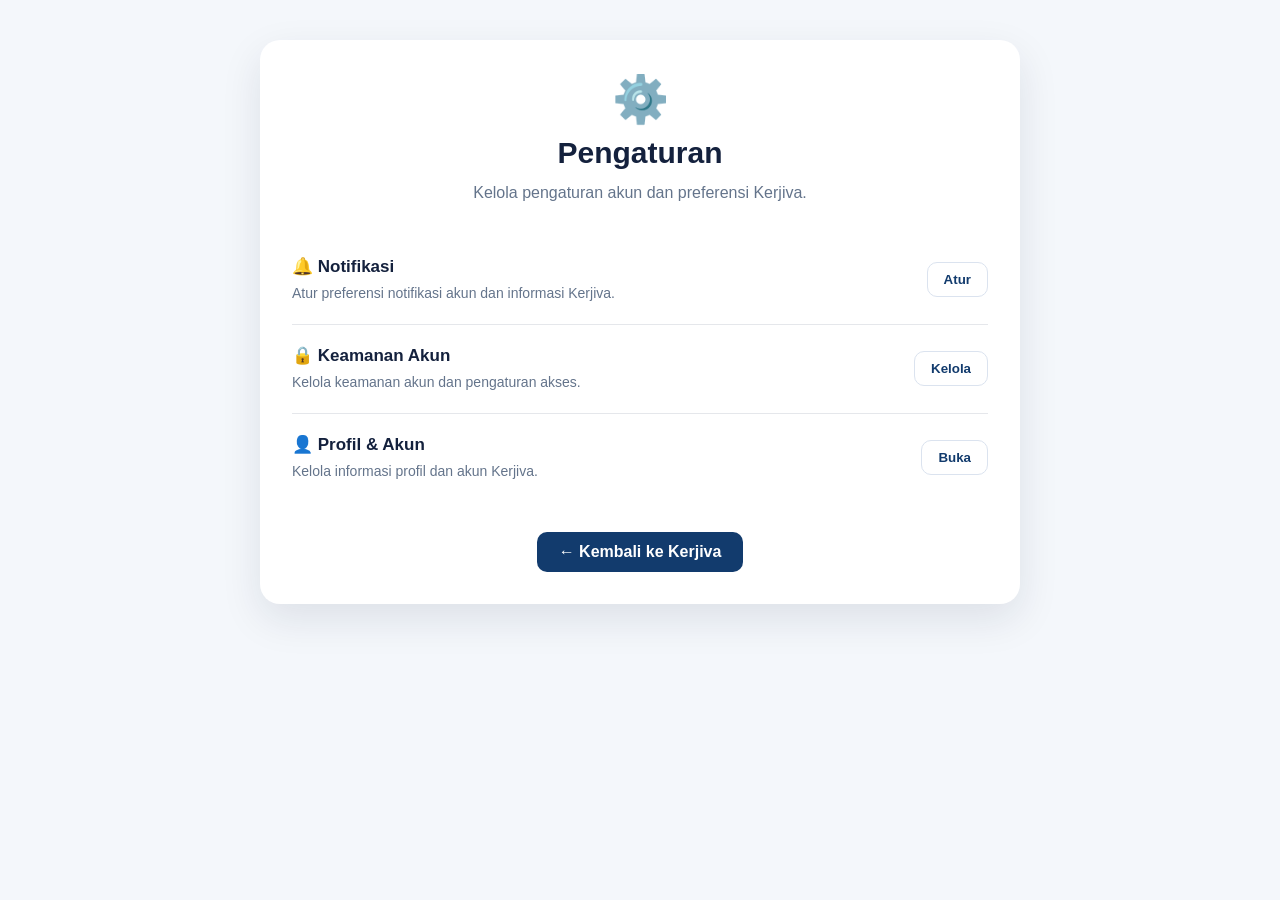
<file: settings.html>
<!DOCTYPE html>
<html lang="id">
<head>
  <meta charset="UTF-8">
  <meta name="viewport" content="width=device-width, initial-scale=1.0">

  <title>Kerjiva — Pengaturan</title>

  <style>
    * {
      box-sizing: border-box;
    }

    body {
      margin: 0;
      font-family: Arial, sans-serif;
      background: #f4f7fb;
      color: #14213d;
    }

    .page {
      min-height: 100vh;
      padding: 40px 20px;
    }

    .container {
      width: 100%;
      max-width: 760px;
      margin: 0 auto;
    }

    .settings-card {
      background: #ffffff;
      border-radius: 20px;
      padding: 32px;
      box-shadow: 0 15px 40px rgba(20, 33, 61, 0.10);
    }

    .header {
      text-align: center;
      margin-bottom: 30px;
    }

    .icon {
      font-size: 46px;
      margin-bottom: 10px;
    }

    h1 {
      margin: 0 0 10px;
      font-size: 30px;
    }

    .header p {
      margin: 0;
      color: #64748b;
      line-height: 1.6;
    }

    .setting-item {
      display: flex;
      align-items: center;
      justify-content: space-between;
      gap: 20px;
      padding: 20px 0;
      border-bottom: 1px solid #e5e7eb;
    }

    .setting-item:last-of-type {
      border-bottom: 0;
    }

    .setting-info h2 {
      margin: 0 0 6px;
      font-size: 17px;
    }

    .setting-info p {
      margin: 0;
      color: #64748b;
      font-size: 14px;
      line-height: 1.5;
    }

    .setting-button {
      flex-shrink: 0;
      padding: 9px 16px;
      border: 1px solid #dbe3ef;
      border-radius: 10px;
      background: #ffffff;
      color: #123b6d;
      font-weight: 600;
      cursor: pointer;
    }

    .setting-button:hover {
      background: #f1f5f9;
    }

    .back-button {
      display: block;
      width: fit-content;
      margin: 30px auto 0;
      padding: 11px 22px;
      border-radius: 10px;
      background: #123b6d;
      color: #ffffff;
      text-decoration: none;
      font-weight: 600;
    }

    .back-button:hover {
      opacity: .9;
    }
.notification-panel {
  margin-top: 28px;
  padding: 22px;
  background: #f8fafc;
  border: 1px solid #e2e8f0;
  border-radius: 16px;
}

.notification-header {
  display: flex;
  align-items: flex-start;
  justify-content: space-between;
  gap: 15px;
  padding-bottom: 16px;
  border-bottom: 1px solid #e2e8f0;
}

.notification-header h2 {
  margin: 0 0 6px;
  font-size: 20px;
}

.notification-header p {
  margin: 0;
  color: #64748b;
  font-size: 14px;
  line-height: 1.5;
}

.notification-close {
  border: 0;
  background: #ffffff;
  color: #64748b;
  width: 34px;
  height: 34px;
  border-radius: 8px;
  cursor: pointer;
  font-size: 16px;
}

.notification-close:hover {
  background: #e2e8f0;
}

.notification-list {
  padding-top: 18px;
}

.notification-empty {
  text-align: center;
  padding: 30px 15px;
}

.notification-empty-icon {
  font-size: 38px;
  margin-bottom: 10px;
}

.notification-empty h3 {
  margin: 0 0 8px;
  font-size: 17px;
}

.notification-empty p {
  margin: 0;
  color: #64748b;
  font-size: 14px;
  line-height: 1.5;
}
    .notification-item {
  display: flex;
  gap: 14px;
  padding: 16px 0;
  border-bottom: 1px solid #e5e7eb;
}

.notification-item:last-child {
  border-bottom: 0;
}

.notification-item-icon {
  flex-shrink: 0;
  width: 42px;
  height: 42px;
  display: flex;
  align-items: center;
  justify-content: center;
  background: #eef4ff;
  border-radius: 12px;
  font-size: 20px;
}

.notification-item-content {
  flex: 1;
}

.notification-item-content h3 {
  margin: 0 0 5px;
  font-size: 15px;
}

.notification-item-content p {
  margin: 0 0 7px;
  color: #64748b;
  font-size: 14px;
  line-height: 1.5;
}

.notification-item-content small {
  color: #94a3b8;
  font-size: 12px;
}

.notification-status {
  display: inline-block;
  margin-right: 8px;
  padding: 3px 8px;
  border-radius: 6px;
  background: #eef2f7;
  color: #475569;
  font-size: 11px;
  font-weight: 600;
}
    @media (max-width: 560px) {
      .page {
        padding: 24px 14px;
      }

      .settings-card {
        padding: 24px 20px;
      }

      h1 {
        font-size: 25px;
      }

      .setting-item {
        align-items: flex-start;
      }

      .setting-button {
        padding: 8px 12px;
        font-size: 13px;
      }
    }
  </style>
</head>

<body>

  <main class="page">
    <div class="container">

      <section class="settings-card">

        <header class="header">
          <div class="icon">⚙️</div>

          <h1>Pengaturan</h1>

          <p>
            Kelola pengaturan akun dan preferensi Kerjiva.
          </p>
        </header>

        <div class="setting-item">
          <div class="setting-info">
            <h2>🔔 Notifikasi</h2>
            <p>
              Atur preferensi notifikasi akun dan informasi Kerjiva.
            </p>
          </div>

         <button class="setting-button" id="notificationSettingsBtn" type="button">
            Atur
         </button>
        </div>

        <div class="setting-item">
          <div class="setting-info">
            <h2>🔒 Keamanan Akun</h2>
            <p>
              Kelola keamanan akun dan pengaturan akses.
            </p>
          </div>

          <button class="setting-button" type="button">
            Kelola
          </button>
        </div>

        <div class="setting-item">
          <div class="setting-info">
            <h2>👤 Profil & Akun</h2>
            <p>
              Kelola informasi profil dan akun Kerjiva.
            </p>
          </div>

        <button
            class="setting-button"
            id="profileAccountBtn"
             type="button">
             Buka
         </button>
        </div>

        <a href="index.html" class="back-button">
          ← Kembali ke Kerjiva
        </a>

      </section>

    </div>
  </main>

  <script src="language.js"></script>
<script>
const SUPABASE_URL =
  "https://ksqrimmecpriyepsuclc.supabase.co/rest/v1/";

const SUPABASE_KEY =
  "sb_publishable_xvPQL9oniSRwZoqmSc5W4A_NS9ldWIL";

const supabaseHeaders = {
  apikey: SUPABASE_KEY,
  Authorization: `Bearer ${SUPABASE_KEY}`,
  "Content-Type": "application/json"
};

const notificationSettingsBtn =
  document.getElementById("notificationSettingsBtn");

if (notificationSettingsBtn) {

  notificationSettingsBtn.onclick = async function () {

    const existingPanel =
      document.getElementById("notificationPanel");

    if (existingPanel) {
      existingPanel.remove();
      return;
    }

    const panel = document.createElement("section");

    panel.id = "notificationPanel";
    panel.className = "notification-panel";

    panel.innerHTML = `
      <div class="notification-header">
        <div>
          <h2>🔔 Notifikasi</h2>
          <p>Informasi terbaru mengenai aktivitas akun Anda.</p>
        </div>

        <button
          type="button"
          class="notification-close"
          id="closeNotificationPanel">
          ✕
        </button>
      </div>

      <div id="notificationList" class="notification-list">
        <div class="notification-empty">
          <div class="notification-empty-icon">🔄</div>
          <h3>Memuat Notifikasi</h3>
          <p>
            Mengambil data terbaru dari Kerjiva...
          </p>
        </div>
      </div>
    `;

  document
  .querySelector(".setting-item:first-of-type")
  .after(panel);
    
    panel.scrollIntoView({
  behavior: "smooth",
  block: "nearest"
});

    document
      .getElementById("closeNotificationPanel")
      .onclick = function () {
        panel.remove();
      };

await loadNotifications();

const currentLanguage =
  localStorage.getItem("siteLanguage") || "id";

if (
  currentLanguage === "en" &&
  typeof window.translateText === "function"
) {

   panel.querySelectorAll("*").forEach(function (element) {

    if (
      element.children.length === 0 &&
      element.textContent.trim()
    ) {

      element.textContent =
        window.translateText(
          element.textContent,
          "en"
        );

    }

  });

  }
};
}

// =====================================================
// AMBIL NOTIFIKASI DARI SUPABASE
// =====================================================

async function loadNotifications() {

  const list =
    document.getElementById("notificationList");

  if (!list) return;

     const userData =
       localStorage.getItem("kerjivaUser");
  
const accessToken =
  localStorage.getItem("kerjivaAccessToken");
  
  if (!userData || !accessToken) {

    list.innerHTML = `
      <div class="notification-empty">
        <div class="notification-empty-icon">🔒</div>

        <h3>Silakan Masuk</h3>

        <p>
          Masuk ke akun Kerjiva untuk melihat notifikasi.
        </p>
      </div>
    `;

    return;
  }

  let currentUser;

  try {
    currentUser = JSON.parse(userData);
  } catch (error) {
    console.error(
      "Data pengguna tidak valid:",
      error
    );
    return;
  }

  const userId = currentUser.id;

  try {

    const response = await fetch(
      `${SUPABASE_URL}applications?select=*&user_id=eq.${encodeURIComponent(userId)}&order=created_at.desc`,
      {
        headers: supabaseHeaders
      }
    );

    if (!response.ok) {
      throw new Error(
        `Gagal mengambil applications: ${response.status}`
      );
    }

    const applications =
      await response.json();

    // ---------------------------------------------------
    // BELUM ADA LAMARAN
    // ---------------------------------------------------

    if (!Array.isArray(applications) ||
        applications.length === 0) {

      list.innerHTML = `
        <div class="notification-empty">

          <div class="notification-empty-icon">
            🔔
          </div>

          <h3>Belum Ada Notifikasi</h3>

          <p>
            Belum ada aktivitas baru pada akun Anda.
          </p>

        </div>
      `;

      return;
    }

 // ---------------------------------------------------
// TAMPILKAN DATA LAMARAN
// ---------------------------------------------------

list.innerHTML = applications
  .slice(0, 20)
  .map(application => {

    const dateText =
      application.created_at
        ? new Date(
            application.created_at
          ).toLocaleString("id-ID")
        : "";

    return `
      <div class="notification-item">

        <div class="notification-item-icon">
          📄
        </div>

        <div class="notification-item-content">

          <h3>
            Lamaran Terkirim
          </h3>

          <p>
            Lamaran Anda telah tercatat di sistem Kerjiva.
          </p>

          ${
            application.status
              ? `
                <span class="notification-status">
                  ${application.status}
                </span>
              `
              : ""
          }

          <small>
            ${dateText}
          </small>

        </div>

      </div>
    `;
  })
  .join("");

  } catch (error) {

    console.error(
      "Gagal mengambil notifikasi:",
      error
    );

    list.innerHTML = `
      <div class="notification-empty">

        <div class="notification-empty-icon">
          ⚠️
        </div>

        <h3>
          Notifikasi Tidak Dapat Dimuat
        </h3>

        <p>
          Silakan coba lagi nanti.
        </p>

      </div>
    `;
  }
}


// =====================================================
// KEAMANAN AKUN
// =====================================================

const securityButtons =
  document.querySelectorAll(".setting-button");

if (securityButtons[1]) {

  securityButtons[1].onclick = function () {

    const existingPanel =
      document.getElementById("securityPanel");

    if (existingPanel) {
      existingPanel.remove();
      return;
    }

    const panel =
      document.createElement("section");

    panel.id = "securityPanel";
    panel.className = "notification-panel";

    panel.innerHTML = `
      <div class="notification-header">

        <div>
          <h2>🔒 Keamanan Akun</h2>

        <p>
            Kelola keamanan akun dan pengaturan akses.
        </p>
        </div>

        <button
          type="button"
          class="notification-close"
          id="closeSecurityPanel">
          ✕
        </button>

      </div>

      <div class="notification-list">

        <div class="notification-item">

          <div class="notification-item-icon">
            🔑
          </div>

          <div class="notification-item-content">

            <h3>Ubah Password</h3>

            <p>
             <p>Gunakan password yang kuat dan jangan membagikannya kepada orang lain.</p>
            </p>

            <button
              type="button"
              class="setting-button"
              id="changePasswordBtn">
              Ubah Password
            </button>

          </div>

        </div>

        <div class="notification-item">

          <div class="notification-item-icon">
            🛡️
          </div>

          <div class="notification-item-content">

            <h3>Status Keamanan</h3>

            <p>
             <p>Akun Anda menggunakan autentikasi Kerjiva dan perlindungan akses berbasis akun.</p>
            </p>

          </div>

        </div>

      </div>
    `;

    document
      .querySelector(".settings-card")
      .appendChild(panel);

    document
      .getElementById("closeSecurityPanel")
      .onclick = function () {
        panel.remove();
      };

    document
      .getElementById("changePasswordBtn")
      .onclick = function () {
        
      const currentLanguage =
  localStorage.getItem("siteLanguage") || "id";

const message =
  currentLanguage === "en"
    ? "The password change feature will be enabled in the next step."
    : "Fitur ubah password akan kita aktifkan pada langkah berikutnya.";

alert(message);
      };
const currentLanguage =
  localStorage.getItem("siteLanguage") || "id";

if (
  currentLanguage === "en" &&
  typeof window.translateText === "function"
) {

  panel.querySelectorAll("*").forEach(function (element) {

    if (
      element.children.length === 0 &&
      element.textContent.trim()
    ) {

      element.textContent =
        window.translateText(
          element.textContent,
          "en"
        );

    }

  });

}
  };
}
  // =====================================================
// PROFIL & AKUN
// =====================================================

const profileAccountBtn =
  document.getElementById("profileAccountBtn");

if (profileAccountBtn) {

  profileAccountBtn.onclick = async function () {

    const existingPanel =
      document.getElementById("profileAccountPanel");

    if (existingPanel) {
      existingPanel.remove();
      return;
    }

    const panel =
      document.createElement("section");

    panel.id = "profileAccountPanel";
    panel.className = "notification-panel";

    panel.innerHTML = `
      <div class="notification-header">

        <div>
          <h2>👤 Profil & Akun</h2>

          <p>
            Kelola informasi profil dan akun Kerjiva.
          </p>
        </div>

        <button
          type="button"
          class="notification-close"
          id="closeProfileAccountPanel">
          ✕
        </button>

      </div>

      <div id="profileAccountList" class="notification-list">

        <div class="notification-empty">

          <div class="notification-empty-icon">
            🔄
          </div>

          <h3>Memuat Profil</h3>

          <p>
            Mengambil data profil Anda...
          </p>

        </div>

      </div>
    `;

    document
      .querySelector(".settings-card")
      .appendChild(panel);

    document
      .getElementById("closeProfileAccountPanel")
      .onclick = function () {
        panel.remove();
      };

    const list =
      document.getElementById("profileAccountList");

    const userData =
      localStorage.getItem("kerjivaUser");
  
    const accessToken =
      localStorage.getItem("kerjivaAccessToken");

    if (!userData || !accessToken) {

      list.innerHTML = `
        <div class="notification-empty">

          <div class="notification-empty-icon">
            🔒
          </div>

          <h3>Silakan Masuk</h3>

          <p>
            Masuk ke akun Kerjiva untuk melihat profil Anda.
          </p>

        </div>
      `;

      return;
    }

    let currentUser;

    try {

      currentUser =
        JSON.parse(userData);

    } catch (error) {

      console.error(
        "Data pengguna tidak valid:",
        error
      );

      list.innerHTML = `
        <div class="notification-empty">

          <div class="notification-empty-icon">
            ⚠️
          </div>

          <h3>Profil Tidak Dapat Dimuat</h3>

          <p>
            Data akun tidak valid.
          </p>

        </div>
      `;

      return;
    }

    const userId =
      currentUser.id;

    try {

      const response =
        await fetch(
          `${SUPABASE_URL}jobseeker_profiles?id=eq.${encodeURIComponent(userId)}&select=id,full_name,phone,city,education,experience`,
          {
            headers: {
              ...supabaseHeaders,
              Authorization:
                `Bearer ${accessToken}`
            }
          }
        );

      if (!response.ok) {

        throw new Error(
          `Gagal mengambil profil: ${response.status}`
        );

      }

      const profiles =
        await response.json();

      if (
        !Array.isArray(profiles) ||
        profiles.length === 0
      ) {

        list.innerHTML = `
          <div class="notification-empty">

            <div class="notification-empty-icon">
              👤
            </div>

            <h3>Profil Belum Tersedia</h3>

            <p>
              Data profil Anda belum ditemukan.
            </p>

          </div>
        `;

        return;
      }

      const profile =
        profiles[0];

      list.innerHTML = `

        <div class="notification-item">

          <div class="notification-item-icon">
            👤
          </div>

          <div class="notification-item-content">

            <h3>Nama Lengkap</h3>

            <p>
              ${profile.full_name || "-"}
            </p>

          </div>

        </div>

        <div class="notification-item">

          <div class="notification-item-icon">
            📱
          </div>

          <div class="notification-item-content">

            <h3>Nomor Telepon</h3>

            <p>
              ${profile.phone || "-"}
            </p>

          </div>

        </div>

        <div class="notification-item">

          <div class="notification-item-icon">
            📍
          </div>

          <div class="notification-item-content">

            <h3>Kota</h3>

            <p>
              ${profile.city || "-"}
            </p>

          </div>

        </div>

        <div class="notification-item">

          <div class="notification-item-icon">
            🎓
          </div>

          <div class="notification-item-content">

            <h3>Pendidikan</h3>

            <p>
              ${profile.education || "-"}
            </p>

          </div>

        </div>

        <div class="notification-item">

          <div class="notification-item-icon">
            💼
          </div>

          <div class="notification-item-content">

            <h3>Pengalaman</h3>

            <p>
              ${profile.experience || "-"}
            </p>

          </div>

        </div>

      `;

      const currentLanguage =
        localStorage.getItem("siteLanguage") || "id";

      if (
        currentLanguage === "en" &&
        typeof window.translateText === "function"
      ) {

        panel
          .querySelectorAll("*")
          .forEach(function (element) {

            if (
              element.children.length === 0 &&
              element.textContent.trim()
            ) {

              element.textContent =
                window.translateText(
                  element.textContent,
                  "en"
                );

            }

          });

      }

    } catch (error) {

      console.error(
        "Gagal mengambil profil:",
        error
      );

      list.innerHTML = `
        <div class="notification-empty">

          <div class="notification-empty-icon">
            ⚠️
          </div>

          <h3>Profil Tidak Dapat Dimuat</h3>

          <p>
            Silakan coba lagi nanti.
          </p>

        </div>
      `;

    }

  };

}

</script>
</body>
</html>
</file>
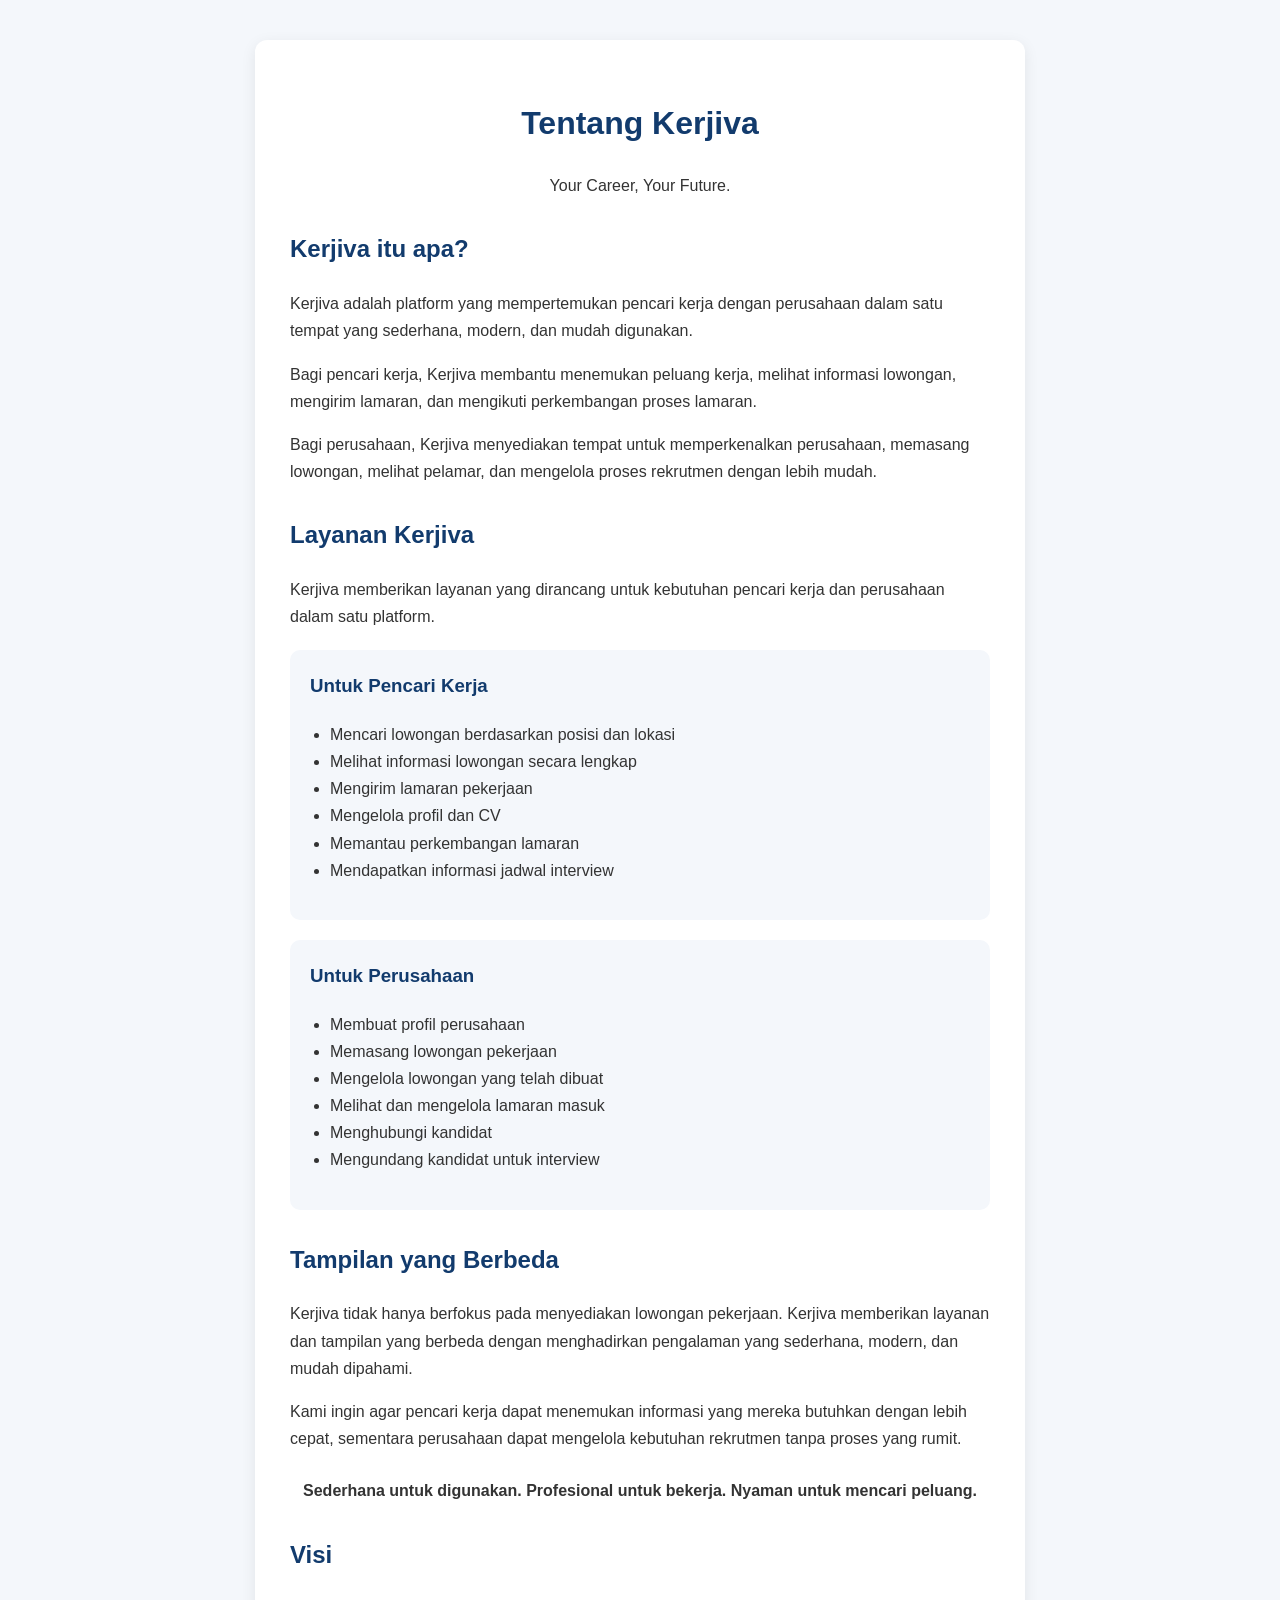
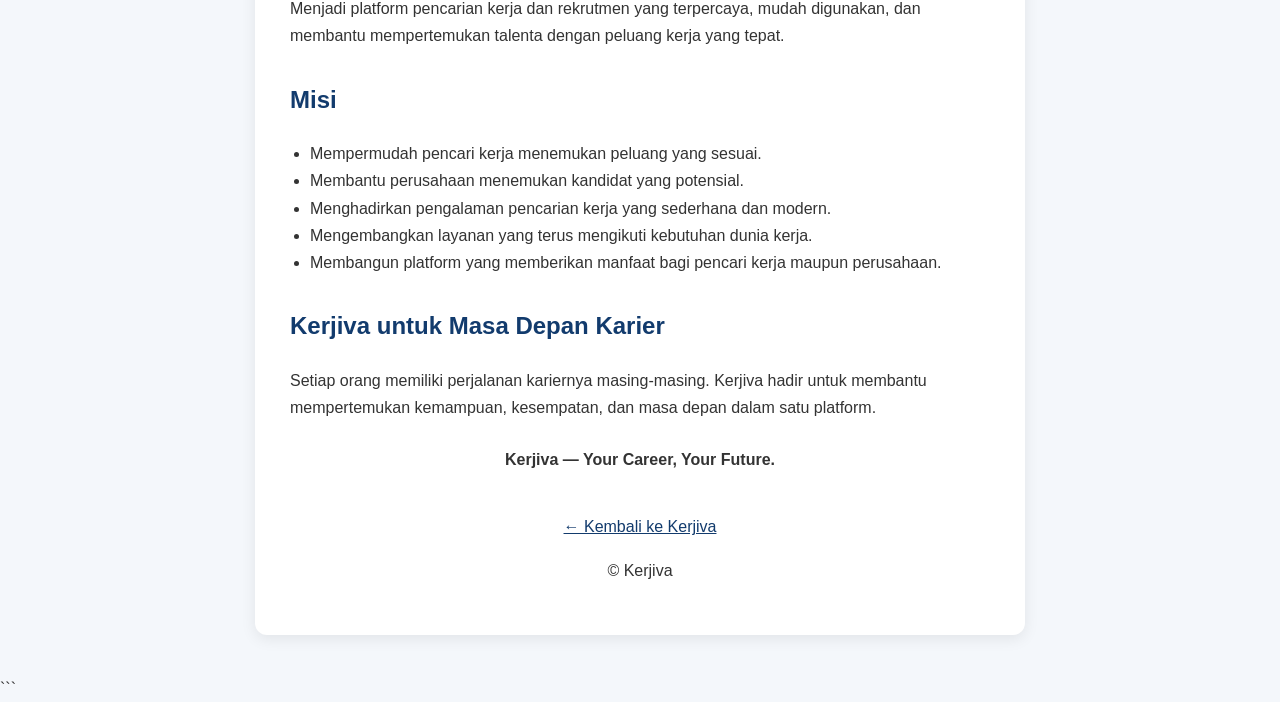
<file: tentang.html>
<!DOCTYPE html>
<html lang="id">
<head>
  <meta charset="UTF-8">
  <meta name="viewport" content="width=device-width, initial-scale=1.0">
  <title>Tentang Kerjiva</title>

  <style>
    body {
      font-family: Arial, sans-serif;
      line-height: 1.7;
      margin: 0;
      padding: 0;
      background: #f4f7fb;
      color: #333;
    }

    .container {
      max-width: 700px;
      margin: 40px auto;
      background: white;
      padding: 35px;
      border-radius: 12px;
      box-shadow: 0 4px 15px rgba(0,0,0,0.08);
    }

    h1 {
      color: #123b6d;
      text-align: center;
    }

    h2 {
      color: #123b6d;
      margin-top: 30px;
    }

    .intro {
      text-align: center;
      margin-bottom: 30px;
    }

    .service-box {
      margin-top: 20px;
      padding: 20px;
      background: #f4f7fb;
      border-radius: 10px;
    }

    .service-box h3 {
      color: #123b6d;
      margin-top: 0;
    }

    ul {
      padding-left: 20px;
    }

    a {
      color: #123b6d;
    }
  </style>
</head>

<body>

  <div class="container">

    <h1 id="aboutTitle">Tentang Kerjiva</h1>

    <p id="aboutIntro" class="intro">
      Your Career, Your Future.
    </p>

    <h2 id="whatTitle">Kerjiva itu apa?</h2>

    <p id="whatText">
      Kerjiva adalah platform yang mempertemukan pencari kerja dengan
      perusahaan dalam satu tempat yang sederhana, modern, dan mudah digunakan.
    </p>

    <p id="whatText2">
      Bagi pencari kerja, Kerjiva membantu menemukan peluang kerja,
      melihat informasi lowongan, mengirim lamaran, dan mengikuti
      perkembangan proses lamaran.
    </p>

    <p id="whatText3">
      Bagi perusahaan, Kerjiva menyediakan tempat untuk memperkenalkan
      perusahaan, memasang lowongan, melihat pelamar, dan mengelola
      proses rekrutmen dengan lebih mudah.
    </p>


    <h2 id="serviceTitle">Layanan Kerjiva</h2>

    <p id="serviceIntro">
      Kerjiva memberikan layanan yang dirancang untuk kebutuhan
      pencari kerja dan perusahaan dalam satu platform.
    </p>

    <div class="service-box">

      <h3 id="jobseekerTitle">Untuk Pencari Kerja</h3>

      <ul>
        <li id="jobseeker1">Mencari lowongan berdasarkan posisi dan lokasi</li>
        <li id="jobseeker2">Melihat informasi lowongan secara lengkap</li>
        <li id="jobseeker3">Mengirim lamaran pekerjaan</li>
        <li id="jobseeker4">Mengelola profil dan CV</li>
        <li id="jobseeker5">Memantau perkembangan lamaran</li>
        <li id="jobseeker6">Mendapatkan informasi jadwal interview</li>
      </ul>

    </div>


    <div class="service-box">

      <h3 id="companyTitle">Untuk Perusahaan</h3>

      <ul>
        <li id="company1">Membuat profil perusahaan</li>
        <li id="company2">Memasang lowongan pekerjaan</li>
        <li id="company3">Mengelola lowongan yang telah dibuat</li>
        <li id="company4">Melihat dan mengelola lamaran masuk</li>
        <li id="company5">Menghubungi kandidat</li>
        <li id="company6">Mengundang kandidat untuk interview</li>
      </ul>

    </div>


    <h2 id="differentTitle">Tampilan yang Berbeda</h2>

    <p id="differentText">
      Kerjiva tidak hanya berfokus pada menyediakan lowongan pekerjaan.
      Kerjiva memberikan layanan dan tampilan yang berbeda dengan
      menghadirkan pengalaman yang sederhana, modern, dan mudah dipahami.
    </p>

    <p id="differentText2">
      Kami ingin agar pencari kerja dapat menemukan informasi yang
      mereka butuhkan dengan lebih cepat, sementara perusahaan dapat
      mengelola kebutuhan rekrutmen tanpa proses yang rumit.
    </p>

    <p id="differentQuote" style="text-align:center; font-weight:bold; margin-top:25px;">
      Sederhana untuk digunakan.<br>
      Profesional untuk bekerja.<br>
      Nyaman untuk mencari peluang.
    </p>


    <h2 id="visionTitle">Visi</h2>

    <p id="visionText">
      Menjadi platform pencarian kerja dan rekrutmen yang terpercaya,
      mudah digunakan, dan membantu mempertemukan talenta dengan
      peluang kerja yang tepat.
    </p>


    <h2 id="missionTitle">Misi</h2>

    <ul>
      <li id="mission1">Mempermudah pencari kerja menemukan peluang yang sesuai.</li>
      <li id="mission2">Membantu perusahaan menemukan kandidat yang potensial.</li>
      <li id="mission3">Menghadirkan pengalaman pencarian kerja yang sederhana dan modern.</li>
      <li id="mission4">Mengembangkan layanan yang terus mengikuti kebutuhan dunia kerja.</li>
      <li id="mission5">Membangun platform yang memberikan manfaat bagi pencari kerja maupun perusahaan.</li>
    </ul>


    <h2 id="futureTitle">Kerjiva untuk Masa Depan Karier</h2>

    <p id="futureText">
      Setiap orang memiliki perjalanan kariernya masing-masing.
      Kerjiva hadir untuk membantu mempertemukan kemampuan,
      kesempatan, dan masa depan dalam satu platform.
    </p>

    <p style="text-align:center; font-weight:bold; margin-top:25px;">
      Kerjiva — Your Career, Your Future.
    </p>


    <p style="margin-top:40px; text-align:center;">
      <a id="backLink" href="index.html">← Kembali ke Kerjiva</a>
    </p>

    <p id="copyright" style="text-align:center;">
      © Kerjiva
    </p>

  </div>


  <script>
    function translateAboutPage() {

      const language = localStorage.getItem("siteLanguage") || "id";

      const translations = {

        id: {

          aboutTitle: "Tentang Kerjiva",

          aboutIntro:
            "Your Career, Your Future.",

          whatTitle:
            "Kerjiva itu apa?",

          whatText:
            "Kerjiva adalah platform yang mempertemukan pencari kerja dengan perusahaan dalam satu tempat yang sederhana, modern, dan mudah digunakan.",

          whatText2:
            "Bagi pencari kerja, Kerjiva membantu menemukan peluang kerja, melihat informasi lowongan, mengirim lamaran, dan mengikuti perkembangan proses lamaran.",

          whatText3:
            "Bagi perusahaan, Kerjiva menyediakan tempat untuk memperkenalkan perusahaan, memasang lowongan, melihat pelamar, dan mengelola proses rekrutmen dengan lebih mudah.",

          serviceTitle:
            "Layanan Kerjiva",

          serviceIntro:
            "Kerjiva memberikan layanan yang dirancang untuk kebutuhan pencari kerja dan perusahaan dalam satu platform.",

          jobseekerTitle:
            "Untuk Pencari Kerja",

          jobseeker1:
            "Mencari lowongan berdasarkan posisi dan lokasi",

          jobseeker2:
            "Melihat informasi lowongan secara lengkap",

          jobseeker3:
            "Mengirim lamaran pekerjaan",

          jobseeker4:
            "Mengelola profil dan CV",

          jobseeker5:
            "Memantau perkembangan lamaran",

          jobseeker6:
            "Mendapatkan informasi jadwal interview",

          companyTitle:
            "Untuk Perusahaan",

          company1:
            "Membuat profil perusahaan",

          company2:
            "Memasang lowongan pekerjaan",

          company3:
            "Mengelola lowongan yang telah dibuat",

          company4:
            "Melihat dan mengelola lamaran masuk",

          company5:
            "Menghubungi kandidat",

          company6:
            "Mengundang kandidat untuk interview",

          differentTitle:
            "Tampilan yang Berbeda",

          differentText:
            "Kerjiva tidak hanya berfokus pada menyediakan lowongan pekerjaan. Kerjiva memberikan layanan dan tampilan yang berbeda dengan menghadirkan pengalaman yang sederhana, modern, dan mudah dipahami.",

          differentText2:
            "Kami ingin agar pencari kerja dapat menemukan informasi yang mereka butuhkan dengan lebih cepat, sementara perusahaan dapat mengelola kebutuhan rekrutmen tanpa proses yang rumit.",

          differentQuote:
            "Sederhana untuk digunakan.\nProfesional untuk bekerja.\nNyaman untuk mencari peluang.",

          visionTitle:
            "Visi",

          visionText:
            "Menjadi platform pencarian kerja dan rekrutmen yang terpercaya, mudah digunakan, dan membantu mempertemukan talenta dengan peluang kerja yang tepat.",

          missionTitle:
            "Misi",

          mission1:
            "Mempermudah pencari kerja menemukan peluang yang sesuai.",

          mission2:
            "Membantu perusahaan menemukan kandidat yang potensial.",

          mission3:
            "Menghadirkan pengalaman pencarian kerja yang sederhana dan modern.",

          mission4:
            "Mengembangkan layanan yang terus mengikuti kebutuhan dunia kerja.",

          mission5:
            "Membangun platform yang memberikan manfaat bagi pencari kerja maupun perusahaan.",

          futureTitle:
            "Kerjiva untuk Masa Depan Karier",

          futureText:
            "Setiap orang memiliki perjalanan kariernya masing-masing. Kerjiva hadir untuk membantu mempertemukan kemampuan, kesempatan, dan masa depan dalam satu platform.",

          backLink:
            "← Kembali ke Kerjiva",

          copyright:
            "© Kerjiva"
        },


        en: {

          aboutTitle:
            "About Kerjiva",

          aboutIntro:
            "Your Career, Your Future.",

          whatTitle:
            "What is Kerjiva?",

          whatText:
            "Kerjiva is a platform that connects jobseekers and companies in one simple, modern, and easy-to-use place.",

          whatText2:
            "For jobseekers, Kerjiva helps users discover job opportunities, view job information, submit applications, and follow the progress of their applications.",

          whatText3:
            "For companies, Kerjiva provides a place to introduce their company, post job vacancies, view applicants, and manage the recruitment process more easily.",

          serviceTitle:
            "Kerjiva Services",

          serviceIntro:
            "Kerjiva provides services designed to meet the needs of both jobseekers and companies on one platform.",

          jobseekerTitle:
            "For Jobseekers",

          jobseeker1:
            "Search for jobs by position and location",

          jobseeker2:
            "View complete job information",

          jobseeker3:
            "Submit job applications",

          jobseeker4:
            "Manage your profile and CV",

          jobseeker5:
            "Monitor application progress",

          jobseeker6:
            "Receive interview schedule information",

          companyTitle:
            "For Companies",

          company1:
            "Create a company profile",

          company2:
            "Post job vacancies",

          company3:
            "Manage posted job vacancies",

          company4:
            "View and manage incoming applications",

          company5:
            "Contact candidates",

          company6:
            "Invite candidates for interviews",

          differentTitle:
            "A Different Experience",

          differentText:
            "Kerjiva is not only focused on providing job vacancies. Kerjiva offers a different service and visual experience by creating a simple, modern, and easy-to-understand platform.",

          differentText2:
            "We want jobseekers to find the information they need more quickly, while companies can manage their recruitment needs without complicated processes.",

          differentQuote:
            "Simple to use.\nProfessional for work.\nComfortable for finding opportunities.",

          visionTitle:
            "Vision",

          visionText:
            "To become a trusted and easy-to-use job search and recruitment platform that helps connect talent with the right opportunities.",

          missionTitle:
            "Mission",

          mission1:
            "Make it easier for jobseekers to find suitable opportunities.",

          mission2:
            "Help companies find potential candidates.",

          mission3:
            "Provide a simple and modern job-search experience.",

          mission4:
            "Continuously develop services according to the needs of the working world.",

          mission5:
            "Build a platform that provides value for both jobseekers and companies.",

          futureTitle:
            "Kerjiva for Your Career Future",

          futureText:
            "Everyone has their own career journey. Kerjiva is here to help connect skills, opportunities, and the future in one platform.",

          backLink:
            "← Back to Kerjiva",

          copyright:
            "© Kerjiva"
        }
      };


      const text = translations[language] || translations.id;

      Object.keys(text).forEach(function(id) {

        const element = document.getElementById(id);

        if (element) {
          element.textContent = text[id];
        }

      });

    }

    document.addEventListener("DOMContentLoaded", translateAboutPage);
  </script>

</body>
</html>
```
</file>
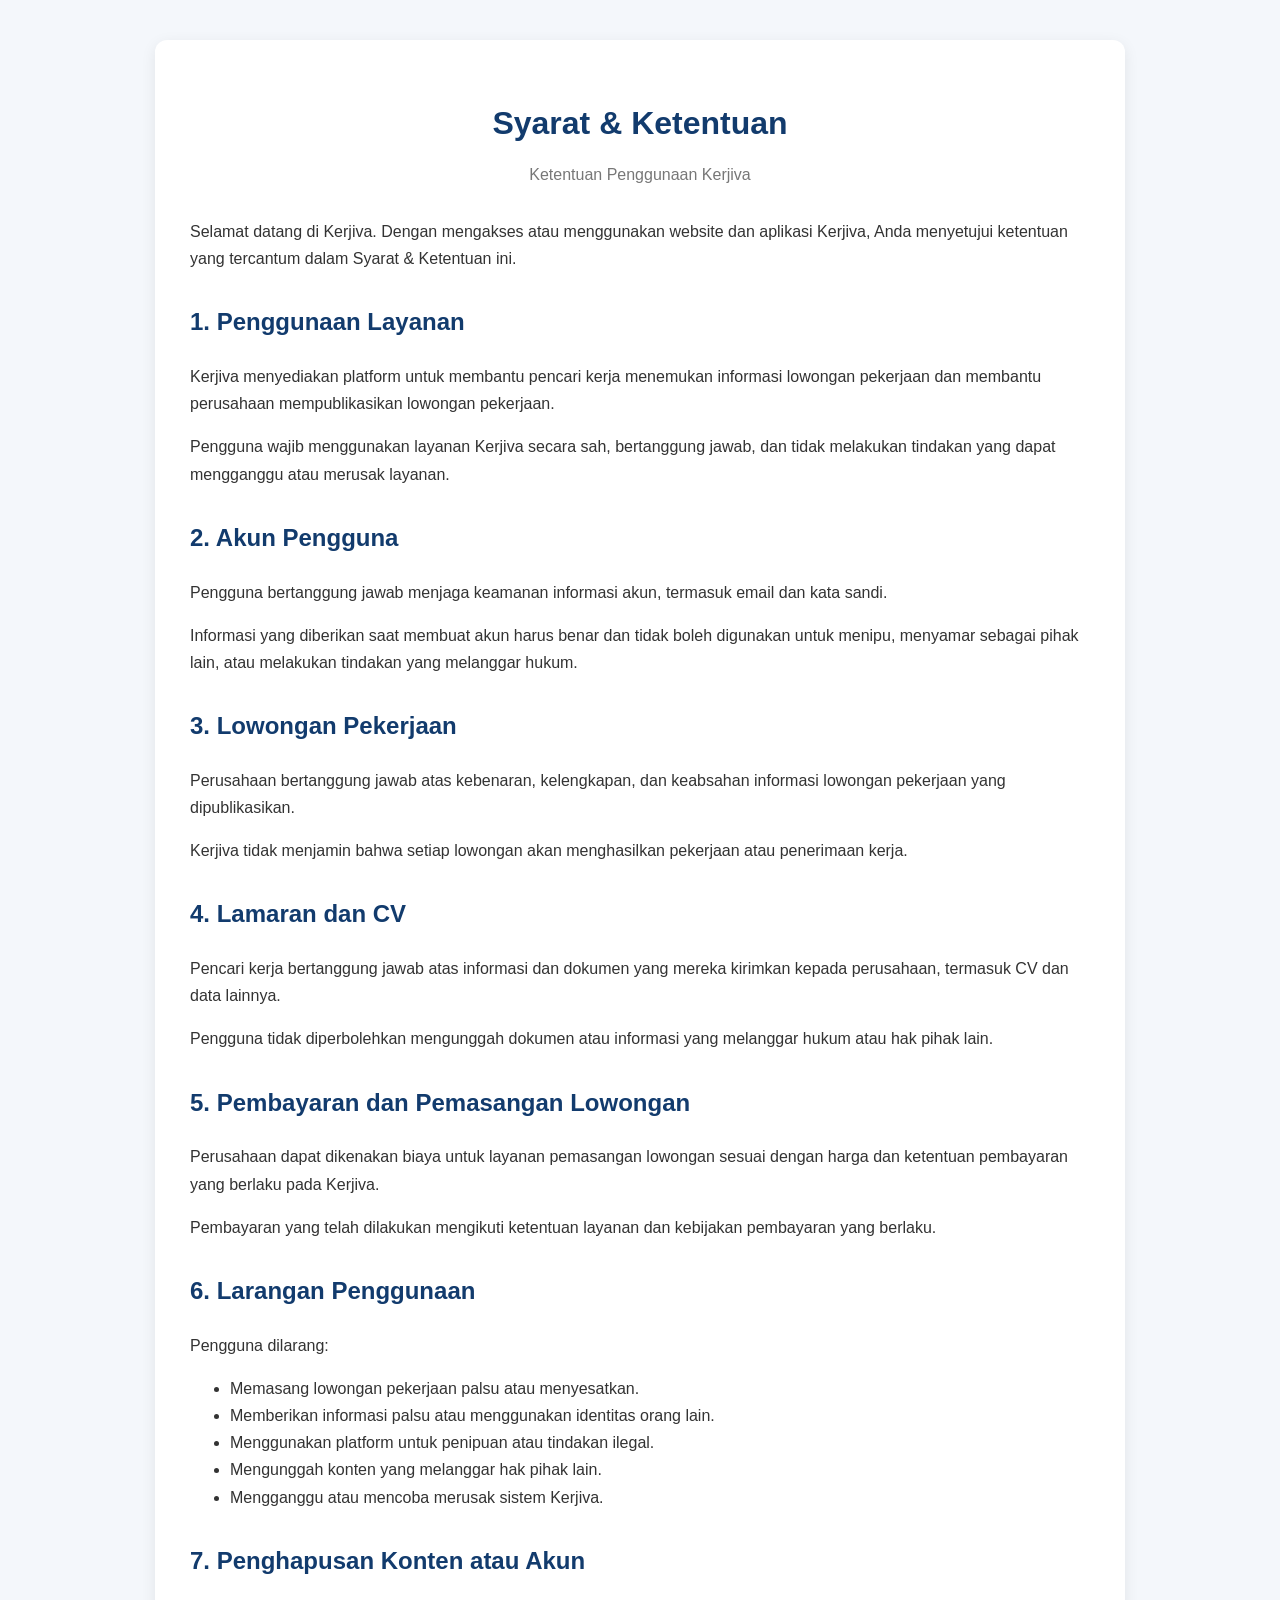
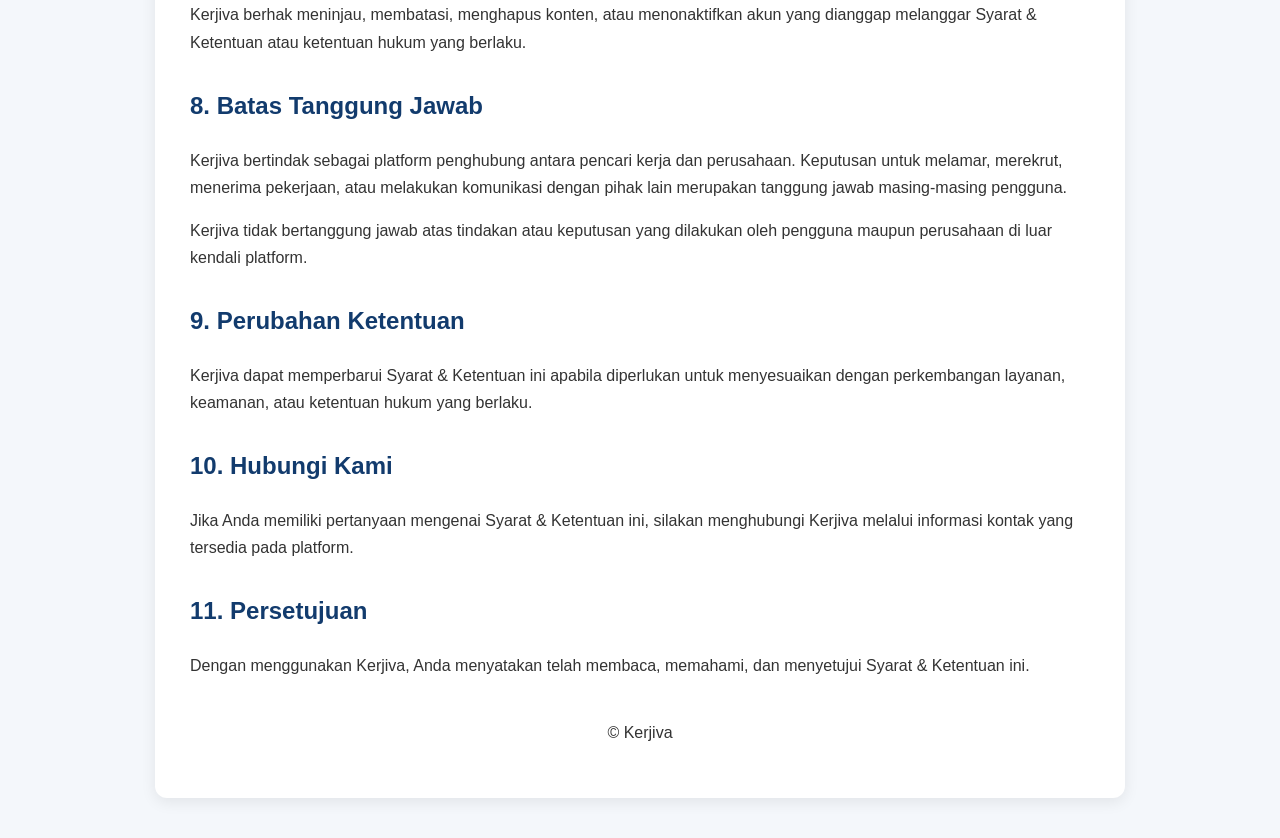
<file: terms.html>
<!DOCTYPE html>
<html lang="id">
<head>
  <meta charset="UTF-8">
  <meta name="viewport" content="width=device-width, initial-scale=1.0">

<title>Syarat & Ketentuan - Kerjiva</title>

  <style>
    body {
      font-family: Arial, sans-serif;
      line-height: 1.7;
      margin: 0;
      padding: 0;
      background: #f4f7fb;
      color: #333;
    }

    .container {
      max-width: 900px;
      margin: 40px auto;
      background: white;
      padding: 35px;
      border-radius: 12px;
      box-shadow: 0 4px 15px rgba(0,0,0,0.08);
    }

    h1 {
      color: #123b6d;
      text-align: center;
      margin-bottom: 10px;
    }

    h2 {
      color: #123b6d;
      margin-top: 30px;
    }

    .updated {
      text-align: center;
      color: #777;
      margin-bottom: 30px;
    }

    a {
      color: #123b6d;
    }
  </style>
</head>

<body>

  <div class="container">

    <h1 id="termsTitle">Syarat & Ketentuan</h1>

   <div class="updated" id="termsUpdated">
    Ketentuan Penggunaan Kerjiva
    </div>

  <p id="termsIntro">
  Selamat datang di Kerjiva. Dengan mengakses atau menggunakan
  website dan aplikasi Kerjiva, Anda menyetujui ketentuan yang
  tercantum dalam Syarat & Ketentuan ini.
   </p>

    <h2 id="terms1Title">1. Penggunaan Layanan</h2>

    <p id="terms1Text1">
      Kerjiva menyediakan platform untuk membantu pencari kerja
      menemukan informasi lowongan pekerjaan dan membantu perusahaan
      mempublikasikan lowongan pekerjaan.
    </p>

    <p id="terms1Text2">
      Pengguna wajib menggunakan layanan Kerjiva secara sah,
      bertanggung jawab, dan tidak melakukan tindakan yang dapat
      mengganggu atau merusak layanan.
    </p>

    <h2 id="terms2Title">2. Akun Pengguna</h2>

    <p id="terms2Text1">
      Pengguna bertanggung jawab menjaga keamanan informasi akun,
      termasuk email dan kata sandi.
    </p>

    <p id="terms2Text2">
      Informasi yang diberikan saat membuat akun harus benar dan tidak
      boleh digunakan untuk menipu, menyamar sebagai pihak lain, atau
      melakukan tindakan yang melanggar hukum.
    </p>

    <h2 id="terms3Title">3. Lowongan Pekerjaan</h2>

    <p id="terms3Text1">
      Perusahaan bertanggung jawab atas kebenaran, kelengkapan, dan
      keabsahan informasi lowongan pekerjaan yang dipublikasikan.
    </p>

    <p id="terms3Text2">
     Kerjiva tidak menjamin bahwa setiap lowongan akan menghasilkan
      pekerjaan atau penerimaan kerja.
    </p>

    <h2 id="terms4Title">4. Lamaran dan CV</h2>

    <p id="terms4Text1">
      Pencari kerja bertanggung jawab atas informasi dan dokumen yang
      mereka kirimkan kepada perusahaan, termasuk CV dan data lainnya.
    </p>

    <p id="terms4Text2">
      Pengguna tidak diperbolehkan mengunggah dokumen atau informasi yang
      melanggar hukum atau hak pihak lain.
    </p>

    <h2 id="terms5Title">5. Pembayaran dan Pemasangan Lowongan</h2>

    <p id="terms5Text1">
      Perusahaan dapat dikenakan biaya untuk layanan pemasangan lowongan
      sesuai dengan harga dan ketentuan pembayaran yang berlaku pada
       Kerjiva
    </p>

    <p id="terms5Text2">
      Pembayaran yang telah dilakukan mengikuti ketentuan layanan dan
      kebijakan pembayaran yang berlaku.
    </p>

    <h2 id="terms6Title">6. Larangan Penggunaan</h2>

    <p id="terms6Text">
      Pengguna dilarang:
    </p>

    <ul>
      <li id="terms6Item1">Memasang lowongan pekerjaan palsu atau menyesatkan.</li>
      <li id="terms6Item2">Memberikan informasi palsu atau menggunakan identitas orang lain.</li>
      <li id="terms6Item3">Menggunakan platform untuk penipuan atau tindakan ilegal.</li>
      <li id="terms6Item4">Mengunggah konten yang melanggar hak pihak lain.</li>
      <li id="terms6Item5">Mengganggu atau mencoba merusak sistem Kerjiva.</li>
    </ul>

    <h2 id="terms7Title">7. Penghapusan Konten atau Akun</h2>

    <p id="terms7Text">
    Kerjiva berhak meninjau, membatasi, menghapus konten, atau
      menonaktifkan akun yang dianggap melanggar Syarat & Ketentuan
      atau ketentuan hukum yang berlaku.
    </p>

    <h2 id="terms8Title">8. Batas Tanggung Jawab</h2>

    <p id="terms8Text1">
      Kerjiva bertindak sebagai platform penghubung antara pencari
      kerja dan perusahaan. Keputusan untuk melamar, merekrut, menerima
      pekerjaan, atau melakukan komunikasi dengan pihak lain merupakan
      tanggung jawab masing-masing pengguna.
    </p>

    <p id="terms8Text2">
      Kerjiva tidak bertanggung jawab atas tindakan atau keputusan
      yang dilakukan oleh pengguna maupun perusahaan di luar kendali
      platform.
    </p>

    <h2 id="terms9Title">9. Perubahan Ketentuan</h2>

    <p id="terms9Text">
      Kerjiva dapat memperbarui Syarat & Ketentuan ini apabila
      diperlukan untuk menyesuaikan dengan perkembangan layanan,
      keamanan, atau ketentuan hukum yang berlaku.
    </p>

    <h2 id="terms10Title">10. Hubungi Kami</h2>

    <p id="terms10Text">
      Jika Anda memiliki pertanyaan mengenai Syarat & Ketentuan ini,
      silakan menghubungi Kerjiva melalui informasi kontak yang
      tersedia pada platform.
    </p>

    <h2 id="terms11Title">11. Persetujuan</h2>

    <p id="terms11Text">
      Dengan menggunakan Kerjiva, Anda menyatakan telah membaca,
      memahami, dan menyetujui Syarat & Ketentuan ini.
    </p>

 <p style="margin-top:40px; text-align:center;" id="termsCopyright">
  © Kerjiva
</p>

  </div>

  <script src="language.js"></script>

  <script>
    function translateTermsPage() {

      const language = localStorage.getItem("siteLanguage") || "id";

      const translations = {

        id: {
          termsTitle: "Syarat & Ketentuan",
          updated: "Ketentuan Penggunaan Kerjiva ",

          intro:
            "Selamat datang di Kerjiva. Dengan mengakses atau menggunakan website dan aplikasi Kerjiva, Anda menyetujui ketentuan yang tercantum dalam Syarat & Ketentuan ini.",

          terms1Title: "1. Penggunaan Layanan",
         terms1Text1:
            "Kerjiva menyediakan platform untuk membantu pencari kerja menemukan informasi lowongan pekerjaan dan membantu perusahaan mempublikasikan lowongan pekerjaan.",
          terms1Text2:
            "Pengguna wajib menggunakan layanan Kerjiva secara sah, bertanggung jawab, dan tidak melakukan tindakan yang dapat mengganggu atau merusak layanan.",

          terms2Title: "2. Akun Pengguna",
          terms2Text1:
            "Pengguna bertanggung jawab menjaga keamanan informasi akun, termasuk email dan kata sandi.",
          terms2Text2:
            "Informasi yang diberikan saat membuat akun harus benar dan tidak boleh digunakan untuk menipu, menyamar sebagai pihak lain, atau melakukan tindakan yang melanggar hukum.",

          terms3Title: "3. Lowongan Pekerjaan",
          terms3Text1:
            "Perusahaan bertanggung jawab atas kebenaran, kelengkapan, dan keabsahan informasi lowongan pekerjaan yang dipublikasikan.",
          terms3Text2:
            "Kerjiva tidak menjamin bahwa setiap lowongan akan menghasilkan pekerjaan atau penerimaan kerja.",

          terms4Title: "4. Lamaran dan CV",
          terms4Text1:
            "Pencari kerja bertanggung jawab atas informasi dan dokumen yang mereka kirimkan kepada perusahaan, termasuk CV dan data lainnya.",
          terms4Text2:
            "Pengguna tidak diperbolehkan mengunggah dokumen atau informasi yang melanggar hukum atau hak pihak lain.",

          terms5Title: "5. Pembayaran dan Pemasangan Lowongan",
          terms5Text1:
          "Perusahaan dapat dikenakan biaya untuk layanan pemasangan lowongan sesuai dengan harga dan ketentuan pembayaran yang berlaku pada Kerjiva.",
          terms5Text2:
            "Pembayaran yang telah dilakukan mengikuti ketentuan layanan dan kebijakan pembayaran yang berlaku.",

          terms6Title: "6. Larangan Penggunaan",
          terms6Text: "Pengguna dilarang:",
          terms6Item1: "Memasang lowongan pekerjaan palsu atau menyesatkan.",
          terms6Item2: "Memberikan informasi palsu atau menggunakan identitas orang lain.",
          terms6Item3: "Menggunakan platform untuk penipuan atau tindakan ilegal.",
          terms6Item4: "Mengunggah konten yang melanggar hak pihak lain.",
          terms6Item5: "Mengganggu atau mencoba merusak sistem Kerjiva.",

          terms7Title: "7. Penghapusan Konten atau Akun",
          terms7Text:
            "Kerjiva berhak meninjau, membatasi, menghapus konten, atau menonaktifkan akun yang dianggap melanggar Syarat & Ketentuan atau ketentuan hukum yang berlaku.",

          terms8Title: "8. Batas Tanggung Jawab",
          terms8Text1:
            "Kerjiva bertindak sebagai platform penghubung antara pencari kerja dan perusahaan. Keputusan untuk melamar, merekrut, menerima pekerjaan, atau melakukan komunikasi dengan pihak lain merupakan tanggung jawab masing-masing pengguna.",
          terms8Text2:
            "Kerjiva tidak bertanggung jawab atas tindakan atau keputusan yang dilakukan oleh pengguna maupun perusahaan di luar kendali platform.",

          terms9Title: "9. Perubahan Ketentuan",
          terms9Text:
            "Kerjiva dapat memperbarui Syarat & Ketentuan ini apabila diperlukan untuk menyesuaikan dengan perkembangan layanan, keamanan, atau ketentuan hukum yang berlaku.",
          terms10Title: "10. Hubungi Kami",
          terms10Text:
            "Jika Anda memiliki pertanyaan mengenai Syarat & Ketentuan ini, silakan menghubungi Kerjiva melalui informasi kontak yang tersedia pada platform.",
          terms11Title: "11. Persetujuan",
          terms11Text:
            "Dengan menggunakan Kerjiva, Anda menyatakan telah membaca, memahami, dan menyetujui Syarat & Ketentuan ini.",

            copyright: "© Kerjiva"
        },

        en: {
          title: "Terms & Conditions - Kerjiva",
          termsTitle: "Terms & Conditions",
          updated: "Kerjiva Terms of Use",

         intro:
             "Welcome to Kerjiva. By accessing or using the Kerjiva website and application, you agree to the terms stated in these Terms & Conditions.",

          terms1Title: "1. Use of Services",
          terms1Text1:
            "Kerjiva provides a platform to help job seekers find job vacancy information and help companies publish job vacancies.",
         terms1Text2:
            "Users must use Kerjiva services lawfully and responsibly and must not take any action that may disrupt or damage the service.",

          terms2Title: "2. User Accounts",
          terms2Text1:
            "Users are responsible for maintaining the security of their account information, including their email address and password.",
          terms2Text2:
            "Information provided when creating an account must be accurate and must not be used for fraud, impersonating another person, or any unlawful activity.",

          terms3Title: "3. Job Vacancies",
          terms3Text1:
            "Companies are responsible for the accuracy, completeness, and legality of the job vacancy information they publish.",
          terms3Text2:
            "Kerjiva does not guarantee that any job vacancy will result in employment or job acceptance.",

          terms4Title: "4. Applications and CVs",
          terms4Text1:
            "Job seekers are responsible for the information and documents they submit to companies, including CVs and other data.",
          terms4Text2:
            "Users may not upload documents or information that violates the law or the rights of other parties.",

          terms5Title: "5. Payments and Job Posting",
          terms5Text1:
            "Companies may be charged a fee for job posting services according to the prices and payment terms applicable on Kerjiva.",
          terms5Text2:
            "Payments that have been made are subject to the applicable service terms and payment policies.",

          terms6Title: "6. Prohibited Use",
          terms6Text: "Users are prohibited from:",
          terms6Item1: "Posting false or misleading job vacancies.",
          terms6Item2: "Providing false information or using another person's identity.",
          terms6Item3: "Using the platform for fraud or illegal activities.",
          terms6Item4: "Uploading content that violates the rights of others.",
          terms6Item5: "Disrupting or attempting to damage the Kerjiva system.",

          terms7Title: "7. Removal of Content or Accounts",
          terms7Text:
            "Kerjiva has the right to review, restrict, remove content, or disable accounts that are considered to violate these Terms & Conditions or applicable laws.",

          terms8Title: "8. Limitation of Responsibility",
          terms8Text1:
            "Kerjiva acts as a platform connecting job seekers and companies. Decisions to apply, recruit, accept employment, or communicate with other parties are the responsibility of each user.",
          terms8Text2:
            "Kerjiva is not responsible for actions or decisions made by users or companies beyond the control of the platform.",

          terms9Title: "9. Changes to the Terms",
          terms9Text:
            "Kerjiva may update these Terms & Conditions when necessary to adapt to service developments, security requirements, or applicable laws.",

          terms10Title: "10. Contact Us",
          terms10Text:
            "If you have any questions regarding these Terms & Conditions, please contact Kerjiva through the contact information available on the platform.",

          terms11Title: "11. Agreement",
          terms11Text:
            "By using Kerjiva, you acknowledge that you have read, understood, and agreed to these Terms & Conditions.",

          copyright: "© Kerjiva"
        }
      };

      const t = translations[language];

      document.title = t.title;

      document.getElementById("termsTitle").textContent = t.termsTitle;
      document.getElementById("termsUpdated").textContent = t.updated;
      document.getElementById("termsIntro").textContent = t.intro;

      document.getElementById("terms1Title").textContent = t.terms1Title;
      document.getElementById("terms1Text1").textContent = t.terms1Text1;
      document.getElementById("terms1Text2").textContent = t.terms1Text2;

      document.getElementById("terms2Title").textContent = t.terms2Title;
      document.getElementById("terms2Text1").textContent = t.terms2Text1;
      document.getElementById("terms2Text2").textContent = t.terms2Text2;

      document.getElementById("terms3Title").textContent = t.terms3Title;
      document.getElementById("terms3Text1").textContent = t.terms3Text1;
      document.getElementById("terms3Text2").textContent = t.terms3Text2;

      document.getElementById("terms4Title").textContent = t.terms4Title;
      document.getElementById("terms4Text1").textContent = t.terms4Text1;
      document.getElementById("terms4Text2").textContent = t.terms4Text2;

      document.getElementById("terms5Title").textContent = t.terms5Title;
      document.getElementById("terms5Text1").textContent = t.terms5Text1;
      document.getElementById("terms5Text2").textContent = t.terms5Text2;

      document.getElementById("terms6Title").textContent = t.terms6Title;
      document.getElementById("terms6Text").textContent = t.terms6Text;
      document.getElementById("terms6Item1").textContent = t.terms6Item1;
      document.getElementById("terms6Item2").textContent = t.terms6Item2;
      document.getElementById("terms6Item3").textContent = t.terms6Item3;
      document.getElementById("terms6Item4").textContent = t.terms6Item4;
      document.getElementById("terms6Item5").textContent = t.terms6Item5;

      document.getElementById("terms7Title").textContent = t.terms7Title;
      document.getElementById("terms7Text").textContent = t.terms7Text;

      document.getElementById("terms8Title").textContent = t.terms8Title;
      document.getElementById("terms8Text1").textContent = t.terms8Text1;
      document.getElementById("terms8Text2").textContent = t.terms8Text2;

      document.getElementById("terms9Title").textContent = t.terms9Title;
      document.getElementById("terms9Text").textContent = t.terms9Text;

      document.getElementById("terms10Title").textContent = t.terms10Title;
      document.getElementById("terms10Text").textContent = t.terms10Text;

      document.getElementById("terms11Title").textContent = t.terms11Title;
      document.getElementById("terms11Text").textContent = t.terms11Text;

      document.getElementById("termsCopyright").textContent = t.copyright;
    }

    document.addEventListener("DOMContentLoaded", translateTermsPage);
  </script>

</body>
</html>
</file>
